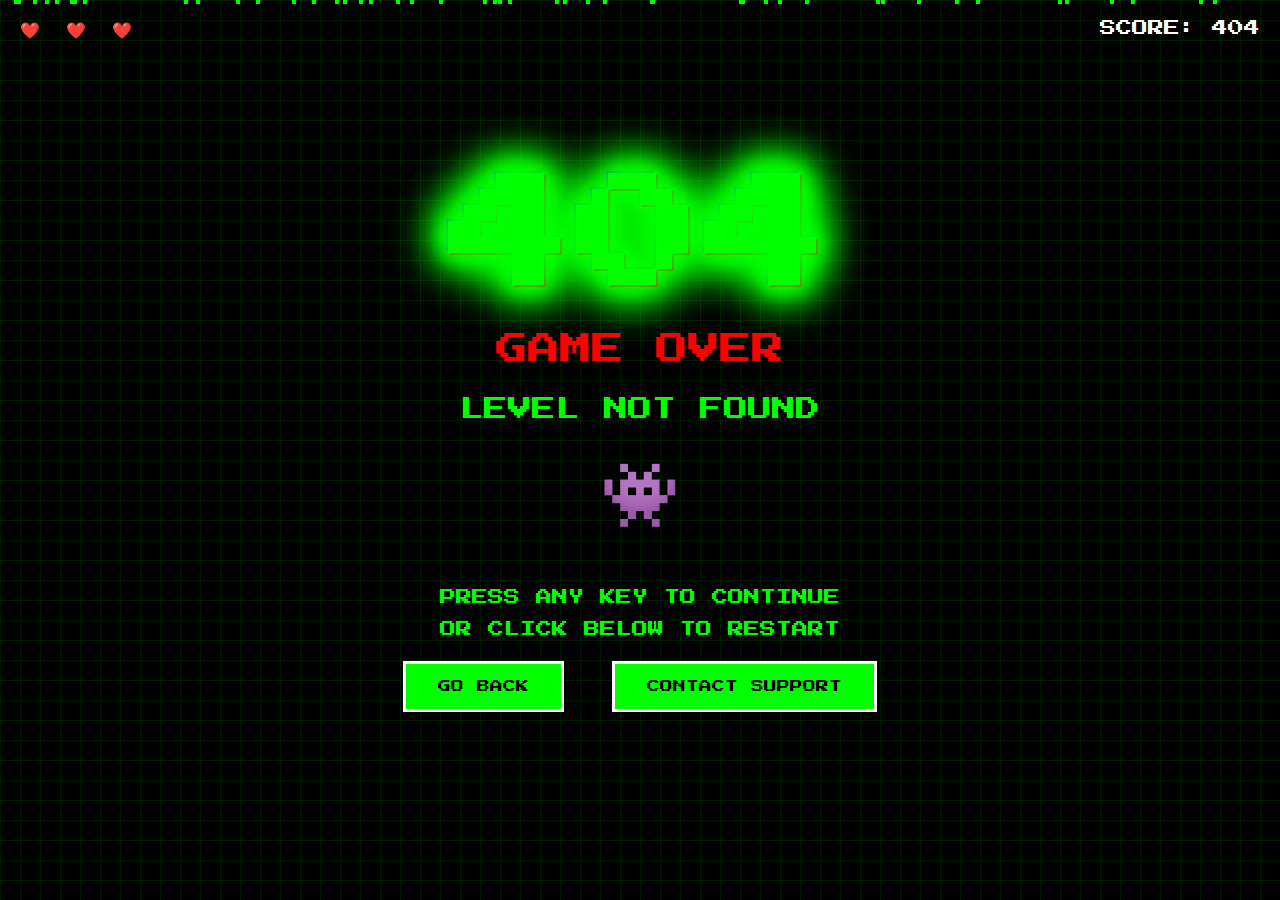
<file: 404-1.html>
<!DOCTYPE html>
<html lang="en">
<head>
    <meta charset="UTF-8">
    <meta name="viewport" content="width=device-width, initial-scale=1.0">
    <title>404 - Game Over - Aleksandra Dorofeeva</title>
    <link href="https://fonts.googleapis.com/css2?family=Press+Start+2P&display=swap" rel="stylesheet">
    <style>
        * {
            margin: 0;
            padding: 0;
            box-sizing: border-box;
        }

        body {
            background: #000;
            color: #00ff00;
            font-family: 'Press Start 2P', monospace;
            overflow: hidden;
            height: 100vh;
            display: flex;
            align-items: center;
            justify-content: center;
            position: relative;
        }

        .game-container {
            text-align: center;
            position: relative;
            z-index: 10;
        }

        .error-code {
            font-size: 8rem;
            margin-bottom: 2rem;
            text-shadow: 
                0 0 20px #00ff00,
                0 0 40px #00ff00,
                0 0 60px #00ff00;
            animation: glitch 2s infinite;
            position: relative;
            display: inline-block;
        }

        .error-code::before {
            content: "404";
            position: absolute;
            top: 2px;
            left: 2px;
            color: #ff0000;
            z-index: -1;
            animation: glitch 2s infinite reverse;
        }

        .error-code::after {
            content: "404";
            position: absolute;
            top: -2px;
            left: -2px;
            color: #0000ff;
            z-index: -2;
            animation: glitch 2s infinite 0.5s;
        }

        .error-message {
            font-size: 1.5rem;
            margin-bottom: 1rem;
            animation: blink 1s infinite;
        }

        .game-over {
            font-size: 2rem;
            margin-bottom: 2rem;
            color: #ff0000;
            animation: shake 0.5s infinite;
        }

        .pixel-character {
            font-size: 4rem;
            margin: 2rem 0;
            animation: jump 2s infinite;
        }

        .controls {
            font-size: 1rem;
            margin-top: 3rem;
            line-height: 2;
        }

        .btn {
            display: inline-block;
            padding: 1rem 2rem;
            margin: 1rem;
            background: #00ff00;
            color: #000;
            text-decoration: none;
            border: 3px solid #fff;
            font-family: 'Press Start 2P', monospace;
            font-size: 0.8rem;
            cursor: pointer;
            transition: all 0.3s;
        }

        .btn:hover {
            background: #fff;
            color: #000;
            transform: scale(1.1);
        }

        .pixel-grid {
            position: absolute;
            top: 0;
            left: 0;
            width: 100%;
            height: 100%;
            background-image: 
                linear-gradient(rgba(0,255,0,0.1) 1px, transparent 1px),
                linear-gradient(90deg, rgba(0,255,0,0.1) 1px, transparent 1px);
            background-size: 20px 20px;
            animation: gridMove 10s linear infinite;
        }

        .floating-pixels {
            position: absolute;
            width: 100%;
            height: 100%;
            pointer-events: none;
        }

        .pixel {
            position: absolute;
            width: 4px;
            height: 4px;
            background: #00ff00;
            animation: float 3s infinite;
        }

        @keyframes glitch {
            0%, 100% { 
                transform: translate(0);
                text-shadow: 
                    0 0 20px #00ff00,
                    0 0 40px #00ff00,
                    0 0 60px #00ff00;
            }
            10% { 
                transform: translate(-3px, 3px);
                text-shadow: 
                    0 0 20px #ff0000,
                    0 0 40px #ff0000,
                    0 0 60px #ff0000;
            }
            20% { 
                transform: translate(-2px, -2px);
                text-shadow: 
                    0 0 20px #0000ff,
                    0 0 40px #0000ff,
                    0 0 60px #0000ff;
            }
            30% { 
                transform: translate(3px, 3px);
                text-shadow: 
                    0 0 20px #ffff00,
                    0 0 40px #ffff00,
                    0 0 60px #ffff00;
            }
            40% { 
                transform: translate(2px, -2px);
                text-shadow: 
                    0 0 20px #ff00ff,
                    0 0 40px #ff00ff,
                    0 0 60px #ff00ff;
            }
            50% { 
                transform: translate(-1px, 1px);
                text-shadow: 
                    0 0 20px #00ffff,
                    0 0 40px #00ffff,
                    0 0 60px #00ffff;
            }
            60% { 
                transform: translate(1px, -1px);
                text-shadow: 
                    0 0 20px #ff8800,
                    0 0 40px #ff8800,
                    0 0 60px #ff8800;
            }
            70% { 
                transform: translate(-3px, -3px);
                text-shadow: 
                    0 0 20px #8800ff,
                    0 0 40px #8800ff,
                    0 0 60px #8800ff;
            }
            80% { 
                transform: translate(3px, 1px);
                text-shadow: 
                    0 0 20px #00ff88,
                    0 0 40px #00ff88,
                    0 0 60px #00ff88;
            }
            90% { 
                transform: translate(-1px, -3px);
                text-shadow: 
                    0 0 20px #ff0088,
                    0 0 40px #ff0088,
                    0 0 60px #ff0088;
            }
        }

        @keyframes blink {
            0%, 50% { opacity: 1; }
            51%, 100% { opacity: 0; }
        }

        @keyframes shake {
            0%, 100% { transform: translateX(0); }
            25% { transform: translateX(-5px); }
            75% { transform: translateX(5px); }
        }

        @keyframes jump {
            0%, 100% { transform: translateY(0); }
            50% { transform: translateY(-20px); }
        }

        @keyframes gridMove {
            0% { transform: translate(0, 0); }
            100% { transform: translate(20px, 20px); }
        }

        @keyframes float {
            0%, 100% { transform: translateY(0) rotate(0deg); opacity: 0; }
            50% { transform: translateY(-100px) rotate(180deg); opacity: 1; }
        }

        .score {
            position: absolute;
            top: 20px;
            right: 20px;
            font-size: 1rem;
            color: #fff;
        }

        .lives {
            position: absolute;
            top: 20px;
            left: 20px;
            font-size: 1rem;
        }

        .life {
            display: inline-block;
            margin-right: 10px;
            animation: pulse 1s infinite;
        }

        @keyframes pulse {
            0%, 100% { transform: scale(1); }
            50% { transform: scale(1.2); }
        }
    </style>
</head>
<body>
    <div class="pixel-grid"></div>
    <div class="floating-pixels" id="pixels"></div>
    
    <div class="score">SCORE: 404</div>
    <div class="lives">
        <span class="life">❤️</span>
        <span class="life">❤️</span>
        <span class="life">❤️</span>
    </div>

    <div class="game-container">
        <div class="error-code">404</div>
        <div class="game-over">GAME OVER</div>
        <div class="error-message">LEVEL NOT FOUND</div>
        <div class="pixel-character">👾</div>
        <div class="controls">
            <p>PRESS ANY KEY TO CONTINUE</p>
            <p>OR CLICK BELOW TO RESTART</p>
        </div>
        <a href="javascript:history.back()" class="btn">GO BACK</a>
        <a href="contact.html" class="btn">CONTACT SUPPORT</a>
    </div>

    <script>
        // Create floating pixels
        function createPixels() {
            const pixelsContainer = document.getElementById('pixels');
            for (let i = 0; i < 50; i++) {
                const pixel = document.createElement('div');
                pixel.className = 'pixel';
                pixel.style.left = Math.random() * 100 + '%';
                pixel.style.animationDelay = Math.random() * 3 + 's';
                pixel.style.animationDuration = (Math.random() * 2 + 2) + 's';
                pixelsContainer.appendChild(pixel);
            }
        }

        // Glitch effect on key press
        document.addEventListener('keydown', function() {
            document.body.style.filter = 'hue-rotate(180deg)';
            setTimeout(() => {
                document.body.style.filter = 'none';
            }, 200);
        });

        // Initialize
        createPixels();

        // Add some interactive elements
        document.addEventListener('click', function(e) {
            if (e.target.tagName !== 'A') {
                const ripple = document.createElement('div');
                ripple.style.position = 'absolute';
                ripple.style.left = e.clientX + 'px';
                ripple.style.top = e.clientY + 'px';
                ripple.style.width = '20px';
                ripple.style.height = '20px';
                ripple.style.background = '#00ff00';
                ripple.style.borderRadius = '50%';
                ripple.style.pointerEvents = 'none';
                ripple.style.animation = 'ripple 1s linear';
                document.body.appendChild(ripple);
                
                setTimeout(() => {
                    ripple.remove();
                }, 1000);
            }
        });

        // Add ripple animation
        const style = document.createElement('style');
        style.textContent = `
            @keyframes ripple {
                0% { transform: scale(0); opacity: 1; }
                100% { transform: scale(20); opacity: 0; }
            }
        `;
        document.head.appendChild(style);
    </script>
</body>
</html>
</file>
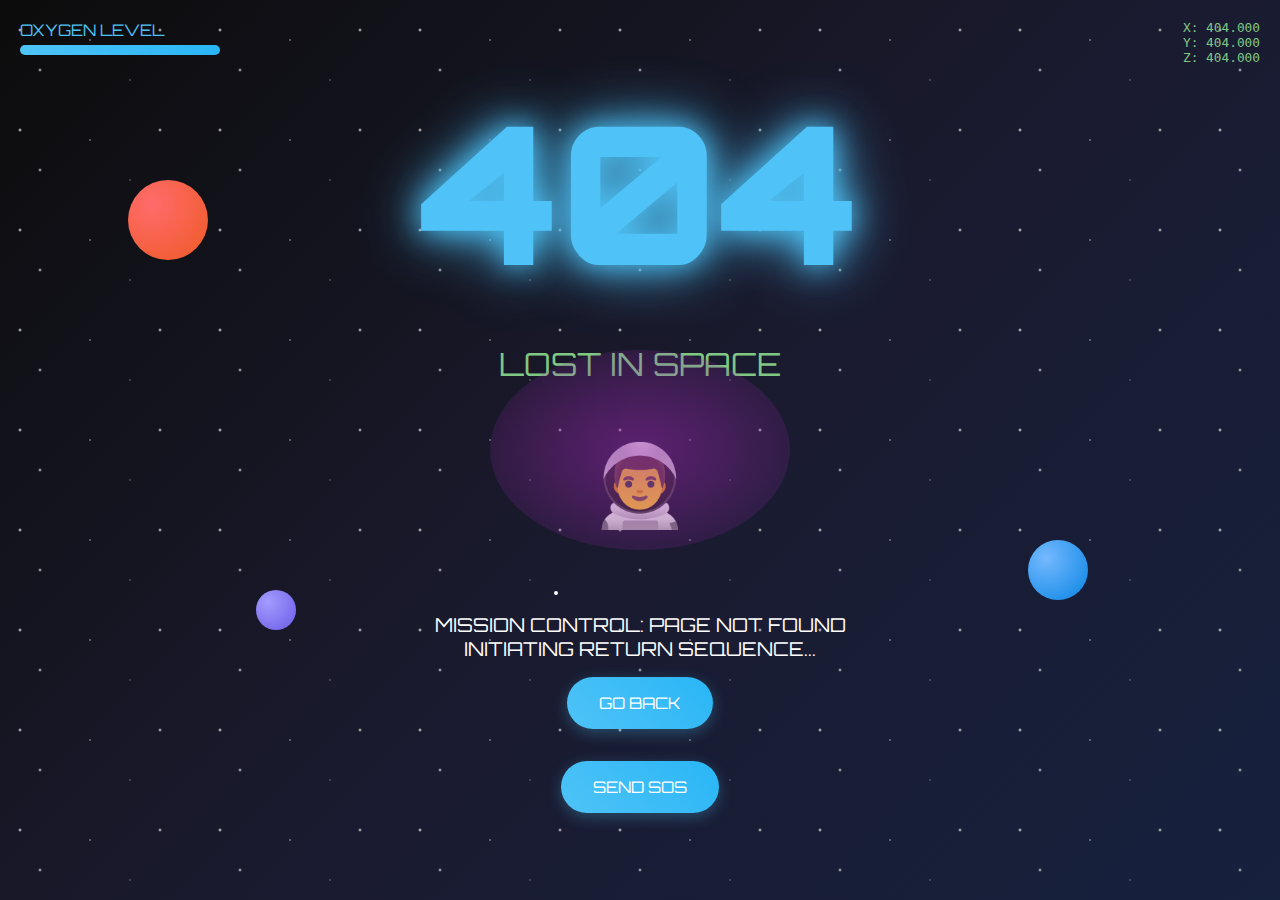
<file: 404-2.html>
<!DOCTYPE html>
<html lang="en">
<head>
    <meta charset="UTF-8">
    <meta name="viewport" content="width=device-width, initial-scale=1.0">
    <title>404 - Lost in Space - Aleksandra Dorofeeva</title>
    <link href="https://fonts.googleapis.com/css2?family=Orbitron:wght@400;700;900&display=swap" rel="stylesheet">
    <style>
        * {
            margin: 0;
            padding: 0;
            box-sizing: border-box;
        }

        body {
            background: linear-gradient(135deg, #0c0c0c 0%, #1a1a2e 50%, #16213e 100%);
            color: #fff;
            font-family: 'Orbitron', monospace;
            overflow: hidden;
            height: 100vh;
            position: relative;
        }

        .space-container {
            position: relative;
            width: 100%;
            height: 100vh;
            display: flex;
            align-items: center;
            justify-content: center;
            flex-direction: column;
        }

        .stars {
            position: absolute;
            width: 100%;
            height: 100%;
            background-image: 
                radial-gradient(2px 2px at 20px 30px, #eee, transparent),
                radial-gradient(2px 2px at 40px 70px, rgba(255,255,255,0.8), transparent),
                radial-gradient(1px 1px at 90px 40px, #fff, transparent),
                radial-gradient(1px 1px at 130px 80px, rgba(255,255,255,0.6), transparent),
                radial-gradient(2px 2px at 160px 30px, #ddd, transparent);
            background-repeat: repeat;
            background-size: 200px 100px;
            animation: twinkle 4s ease-in-out infinite;
        }

        .error-code {
            font-size: 12rem;
            font-weight: 900;
            color: #4fc3f7;
            text-shadow: 0 0 30px #4fc3f7, 0 0 60px #4fc3f7;
            margin-bottom: 2rem;
            animation: float 6s ease-in-out infinite;
            z-index: 10;
            position: relative;
        }

        .error-message {
            font-size: 2rem;
            margin-bottom: 1rem;
            color: #81c784;
            animation: pulse 2s ease-in-out infinite;
        }

        .astronaut {
            font-size: 5rem;
            margin: 2rem 0;
            animation: rotate 20s linear infinite;
        }

        .planet {
            position: absolute;
            border-radius: 50%;
            background: radial-gradient(circle at 30% 30%, #ff6b6b, #ee5a24);
            animation: orbit 15s linear infinite;
        }

        .planet:nth-child(1) {
            width: 80px;
            height: 80px;
            top: 20%;
            left: 10%;
            animation-duration: 20s;
        }

        .planet:nth-child(2) {
            width: 60px;
            height: 60px;
            top: 60%;
            right: 15%;
            background: radial-gradient(circle at 30% 30%, #74b9ff, #0984e3);
            animation-duration: 25s;
            animation-direction: reverse;
        }

        .planet:nth-child(3) {
            width: 40px;
            height: 40px;
            bottom: 30%;
            left: 20%;
            background: radial-gradient(circle at 30% 30%, #a29bfe, #6c5ce7);
            animation-duration: 18s;
        }

        .meteor {
            position: absolute;
            width: 4px;
            height: 4px;
            background: #fff;
            border-radius: 50%;
            animation: meteor 3s linear infinite;
        }

        .controls {
            font-size: 1.2rem;
            margin-top: 3rem;
            text-align: center;
            z-index: 10;
            position: relative;
        }

        .btn {
            display: inline-block;
            padding: 1rem 2rem;
            margin: 1rem;
            background: linear-gradient(45deg, #4fc3f7, #29b6f6);
            color: #fff;
            text-decoration: none;
            border: none;
            border-radius: 50px;
            font-family: 'Orbitron', monospace;
            font-size: 1rem;
            cursor: pointer;
            transition: all 0.3s;
            box-shadow: 0 4px 15px rgba(79, 195, 247, 0.3);
        }

        .btn:hover {
            transform: translateY(-3px);
            box-shadow: 0 8px 25px rgba(79, 195, 247, 0.5);
        }

        .oxygen-level {
            position: absolute;
            top: 20px;
            left: 20px;
            font-size: 1rem;
            color: #4fc3f7;
        }

        .oxygen-bar {
            width: 200px;
            height: 10px;
            background: rgba(255,255,255,0.2);
            border-radius: 5px;
            overflow: hidden;
            margin-top: 5px;
        }

        .oxygen-fill {
            height: 100%;
            background: linear-gradient(90deg, #4fc3f7, #29b6f6);
            animation: oxygen 10s linear infinite;
        }

        .coordinates {
            position: absolute;
            top: 20px;
            right: 20px;
            font-size: 0.8rem;
            color: #81c784;
            font-family: monospace;
        }

        @keyframes twinkle {
            0%, 100% { opacity: 0.8; }
            50% { opacity: 1; }
        }

        @keyframes float {
            0%, 100% { transform: translateY(0px); }
            50% { transform: translateY(-20px); }
        }

        @keyframes pulse {
            0%, 100% { opacity: 1; }
            50% { opacity: 0.7; }
        }

        @keyframes rotate {
            0% { transform: rotate(0deg); }
            100% { transform: rotate(360deg); }
        }

        @keyframes orbit {
            0% { transform: rotate(0deg) translateX(100px) rotate(0deg); }
            100% { transform: rotate(360deg) translateX(100px) rotate(-360deg); }
        }

        @keyframes meteor {
            0% { 
                transform: translateX(-100px) translateY(-100px) rotate(45deg);
                opacity: 1;
            }
            100% { 
                transform: translateX(calc(100vw + 100px)) translateY(calc(100vh + 100px)) rotate(45deg);
                opacity: 0;
            }
        }

        @keyframes oxygen {
            0% { width: 100%; }
            100% { width: 0%; }
        }

        .nebula {
            position: absolute;
            width: 300px;
            height: 200px;
            background: radial-gradient(ellipse, rgba(156, 39, 176, 0.3), transparent);
            border-radius: 50%;
            animation: nebula 8s ease-in-out infinite;
        }

        .nebula:nth-child(1) {
            top: 10%;
            right: 10%;
            animation-delay: 0s;
        }

        .nebula:nth-child(2) {
            bottom: 20%;
            left: 5%;
            animation-delay: 4s;
        }

        @keyframes nebula {
            0%, 100% { transform: scale(1) rotate(0deg); opacity: 0.3; }
            50% { transform: scale(1.2) rotate(180deg); opacity: 0.6; }
        }
    </style>
</head>
<body>
    <div class="stars"></div>
    
    <div class="oxygen-level">
        <div>OXYGEN LEVEL</div>
        <div class="oxygen-bar">
            <div class="oxygen-fill"></div>
        </div>
    </div>

    <div class="coordinates">
        <div>X: 404.000</div>
        <div>Y: 404.000</div>
        <div>Z: 404.000</div>
    </div>

    <div class="space-container">
        <div class="planet"></div>
        <div class="planet"></div>
        <div class="planet"></div>
        
        <div class="nebula"></div>
        <div class="nebula"></div>

        <div class="error-code">404</div>
        <div class="error-message">LOST IN SPACE</div>
        <div class="astronaut">👨‍🚀</div>
        <div class="controls">
            <p>MISSION CONTROL: PAGE NOT FOUND</p>
            <p>INITIATING RETURN SEQUENCE...</p>
        </div>
        <a href="javascript:history.back()" class="btn">GO BACK</a>
        <a href="contact.html" class="btn">SEND SOS</a>
    </div>

    <script>
        // Create meteors
        function createMeteors() {
            for (let i = 0; i < 10; i++) {
                setTimeout(() => {
                    const meteor = document.createElement('div');
                    meteor.className = 'meteor';
                    meteor.style.top = Math.random() * window.innerHeight + 'px';
                    meteor.style.left = Math.random() * window.innerWidth + 'px';
                    meteor.style.animationDelay = Math.random() * 3 + 's';
                    document.body.appendChild(meteor);
                    
                    setTimeout(() => {
                        meteor.remove();
                    }, 3000);
                }, i * 1000);
            }
        }

        // Update coordinates
        function updateCoordinates() {
            const coords = document.querySelector('.coordinates');
            const x = Math.floor(Math.random() * 1000);
            const y = Math.floor(Math.random() * 1000);
            const z = Math.floor(Math.random() * 1000);
            
            coords.innerHTML = `
                <div>X: ${x}.${Math.floor(Math.random() * 999)}</div>
                <div>Y: ${y}.${Math.floor(Math.random() * 999)}</div>
                <div>Z: ${z}.${Math.floor(Math.random() * 999)}</div>
            `;
        }

        // Mouse trail effect
        document.addEventListener('mousemove', function(e) {
            const trail = document.createElement('div');
            trail.style.position = 'absolute';
            trail.style.left = e.clientX + 'px';
            trail.style.top = e.clientY + 'px';
            trail.style.width = '2px';
            trail.style.height = '2px';
            trail.style.background = '#4fc3f7';
            trail.style.borderRadius = '50%';
            trail.style.pointerEvents = 'none';
            trail.style.animation = 'trail 1s linear';
            document.body.appendChild(trail);
            
            setTimeout(() => {
                trail.remove();
            }, 1000);
        });

        // Add trail animation
        const style = document.createElement('style');
        style.textContent = `
            @keyframes trail {
                0% { transform: scale(1); opacity: 1; }
                100% { transform: scale(0); opacity: 0; }
            }
        `;
        document.head.appendChild(style);

        // Initialize
        createMeteors();
        setInterval(updateCoordinates, 2000);
        setInterval(createMeteors, 10000);
    </script>
</body>
</html>
</file>
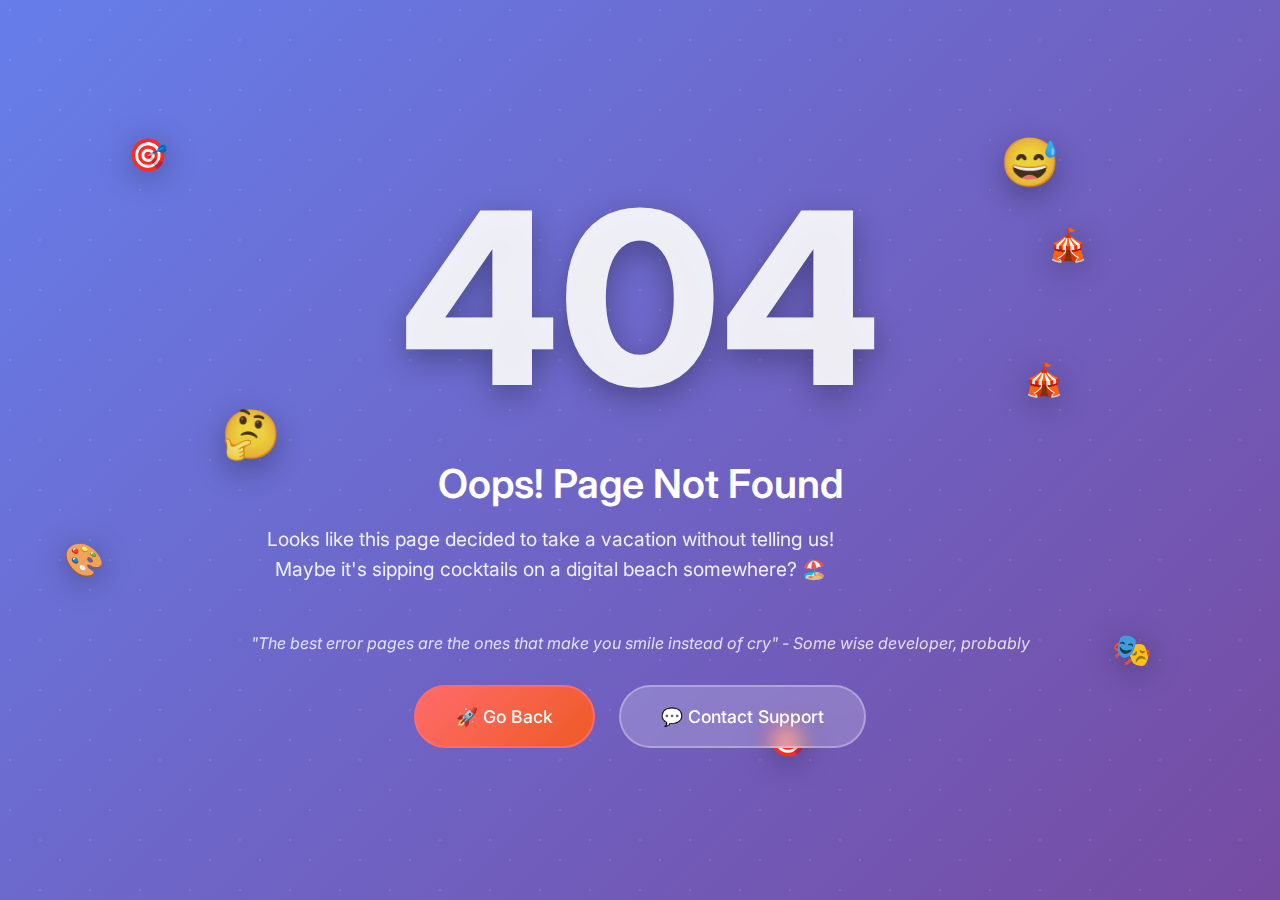
<file: 404-3.html>
<!DOCTYPE html>
<html lang="en">
<head>
    <meta charset="UTF-8">
    <meta name="viewport" content="width=device-width, initial-scale=1.0">
    <title>404 - Oops! - Aleksandra Dorofeeva</title>
    <link href="https://fonts.googleapis.com/css2?family=Inter:wght@300;400;500;600;700;800&display=swap" rel="stylesheet">
    <style>
        * {
            margin: 0;
            padding: 0;
            box-sizing: border-box;
        }

        body {
            background: linear-gradient(135deg, #667eea 0%, #764ba2 100%);
            color: white;
            font-family: 'Inter', sans-serif;
            overflow: hidden;
            height: 100vh;
            position: relative;
        }

        .container {
            position: relative;
            width: 100%;
            height: 100vh;
            display: flex;
            align-items: center;
            justify-content: center;
            flex-direction: column;
        }

        .error-container {
            text-align: center;
            z-index: 10;
            position: relative;
        }

        .error-number {
            font-size: 15rem;
            font-weight: 800;
            color: rgba(255, 255, 255, 0.9);
            margin-bottom: 1rem;
            position: relative;
            animation: bounce 2s ease-in-out infinite;
            text-shadow: 0 10px 30px rgba(0, 0, 0, 0.3);
        }

        .error-number::before {
            content: "😅";
            position: absolute;
            top: -20px;
            right: -30px;
            font-size: 3rem;
            animation: wiggle 3s ease-in-out infinite;
        }

        .error-number::after {
            content: "🤔";
            position: absolute;
            bottom: -20px;
            left: -30px;
            font-size: 3rem;
            animation: wiggle 3s ease-in-out infinite 1.5s;
        }

        .error-message {
            font-size: 2.5rem;
            font-weight: 600;
            margin-bottom: 1rem;
            animation: slideInUp 1s ease-out 0.3s both;
        }

        .error-description {
            font-size: 1.2rem;
            margin-bottom: 3rem;
            max-width: 600px;
            line-height: 1.6;
            opacity: 0.9;
            animation: slideInUp 1s ease-out 0.5s both;
        }

        .funny-quote {
            font-size: 1rem;
            font-style: italic;
            margin-bottom: 2rem;
            opacity: 0.8;
            animation: slideInUp 1s ease-out 0.7s both;
        }

        .controls {
            display: flex;
            gap: 1.5rem;
            justify-content: center;
            animation: slideInUp 1s ease-out 0.9s both;
        }

        .btn {
            display: inline-block;
            padding: 1.2rem 2.5rem;
            background: rgba(255, 255, 255, 0.2);
            color: white;
            text-decoration: none;
            border: 2px solid rgba(255, 255, 255, 0.3);
            border-radius: 50px;
            font-family: 'Inter', sans-serif;
            font-size: 1.1rem;
            font-weight: 500;
            cursor: pointer;
            transition: all 0.3s ease;
            backdrop-filter: blur(10px);
            position: relative;
            overflow: hidden;
        }

        .btn::before {
            content: '';
            position: absolute;
            top: 0;
            left: -100%;
            width: 100%;
            height: 100%;
            background: linear-gradient(90deg, transparent, rgba(255, 255, 255, 0.2), transparent);
            transition: left 0.5s;
        }

        .btn:hover::before {
            left: 100%;
        }

        .btn:hover {
            transform: translateY(-3px) scale(1.05);
            background: rgba(255, 255, 255, 0.3);
            box-shadow: 0 10px 30px rgba(0, 0, 0, 0.3);
        }

        .btn.primary {
            background: linear-gradient(135deg, #ff6b6b, #ee5a24);
            border-color: #ff6b6b;
        }

        .btn.primary:hover {
            background: linear-gradient(135deg, #ee5a24, #ff6b6b);
        }

        /* Floating Elements */
        .floating-elements {
            position: absolute;
            width: 100%;
            height: 100%;
            pointer-events: none;
        }

        .floating-emoji {
            position: absolute;
            font-size: 2rem;
            animation: float 6s ease-in-out infinite;
            filter: drop-shadow(0 5px 15px rgba(0, 0, 0, 0.3));
        }

        .floating-emoji:nth-child(1) {
            top: 15%;
            left: 10%;
            animation-delay: 0s;
        }

        .floating-emoji:nth-child(2) {
            top: 25%;
            right: 15%;
            animation-delay: 2s;
        }

        .floating-emoji:nth-child(3) {
            top: 60%;
            left: 5%;
            animation-delay: 4s;
        }

        .floating-emoji:nth-child(4) {
            top: 70%;
            right: 10%;
            animation-delay: 1s;
        }

        .floating-emoji:nth-child(5) {
            top: 40%;
            left: 80%;
            animation-delay: 3s;
        }

        .floating-emoji:nth-child(6) {
            top: 80%;
            left: 60%;
            animation-delay: 5s;
        }

        /* Background Pattern */
        .bg-pattern {
            position: absolute;
            top: 0;
            left: 0;
            width: 100%;
            height: 100%;
            opacity: 0.1;
            background-image: 
                radial-gradient(circle at 20% 20%, #fff 1px, transparent 1px),
                radial-gradient(circle at 80% 80%, #fff 1px, transparent 1px);
            background-size: 50px 50px;
            animation: patternMove 20s linear infinite;
        }

        /* Animations */
        @keyframes bounce {
            0%, 100% { 
                transform: translateY(0px);
            }
            50% { 
                transform: translateY(-20px);
            }
        }

        @keyframes wiggle {
            0%, 100% { 
                transform: rotate(0deg);
            }
            25% { 
                transform: rotate(-10deg);
            }
            75% { 
                transform: rotate(10deg);
            }
        }

        @keyframes slideInUp {
            from {
                opacity: 0;
                transform: translateY(50px);
            }
            to {
                opacity: 1;
                transform: translateY(0);
            }
        }

        @keyframes float {
            0%, 100% { 
                transform: translateY(0px) rotate(0deg);
            }
            50% { 
                transform: translateY(-30px) rotate(5deg);
            }
        }

        @keyframes patternMove {
            0% {
                transform: translate(0, 0);
            }
            100% {
                transform: translate(50px, 50px);
            }
        }

        /* Responsive */
        @media (max-width: 768px) {
            .error-number {
                font-size: 10rem;
            }
            
            .error-number::before,
            .error-number::after {
                font-size: 2rem;
            }
            
            .error-message {
                font-size: 2rem;
            }
            
            .error-description {
                font-size: 1rem;
                padding: 0 2rem;
            }
            
            .controls {
                flex-direction: column;
                align-items: center;
            }
            
            .btn {
                width: 250px;
            }
        }
    </style>
</head>
<body>
    <div class="bg-pattern"></div>
    <div class="floating-elements">
        <div class="floating-emoji">🎯</div>
        <div class="floating-emoji">🎪</div>
        <div class="floating-emoji">🎨</div>
        <div class="floating-emoji">🎭</div>
        <div class="floating-emoji">🎪</div>
        <div class="floating-emoji">🎯</div>
    </div>

    <div class="container">
        <div class="error-container">
            <div class="error-number">404</div>
            <div class="error-message">Oops! Page Not Found</div>
            <div class="error-description">
                Looks like this page decided to take a vacation without telling us! 
                Maybe it's sipping cocktails on a digital beach somewhere? 🏖️
            </div>
            <div class="funny-quote">
                "The best error pages are the ones that make you smile instead of cry" 
                - Some wise developer, probably
            </div>
            <div class="controls">
                <a href="javascript:history.back()" class="btn primary">🚀 Go Back</a>
                <a href="contact.html" class="btn">💬 Contact Support</a>
            </div>
        </div>
    </div>

    <script>
        // Add click ripple effect
        document.addEventListener('click', function(e) {
            const ripple = document.createElement('div');
            ripple.style.position = 'absolute';
            ripple.style.width = '20px';
            ripple.style.height = '20px';
            ripple.style.background = 'rgba(255, 255, 255, 0.4)';
            ripple.style.borderRadius = '50%';
            ripple.style.pointerEvents = 'none';
            ripple.style.left = e.clientX - 10 + 'px';
            ripple.style.top = e.clientY - 10 + 'px';
            ripple.style.animation = 'ripple 0.6s linear';
            
            document.body.appendChild(ripple);
            
            setTimeout(() => {
                ripple.remove();
            }, 600);
        });

        // Add ripple animation
        const style = document.createElement('style');
        style.textContent = `
            @keyframes ripple {
                to {
                    transform: scale(4);
                    opacity: 0;
                }
            }
        `;
        document.head.appendChild(style);

        // Add random emoji changes
        const emojis = ['🎯', '🎪', '🎨', '🎭', '🎪', '🎯', '🎪', '🎨', '🎭', '🎪'];
        const floatingElements = document.querySelectorAll('.floating-emoji');
        
        setInterval(() => {
            floatingElements.forEach(element => {
                if (Math.random() > 0.7) {
                    element.textContent = emojis[Math.floor(Math.random() * emojis.length)];
                }
            });
        }, 3000);
    </script>
</body>
</html>
</file>
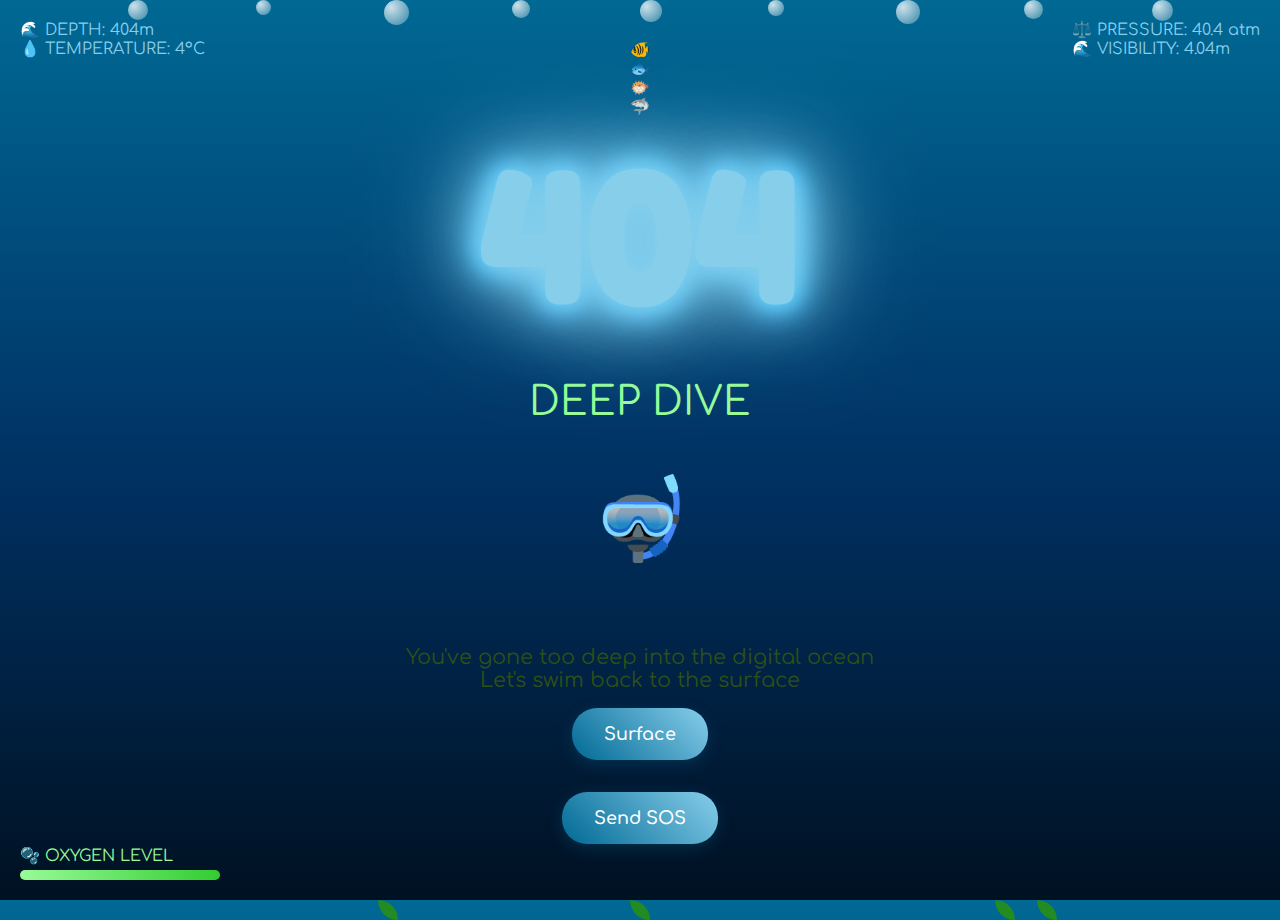
<file: 404-4.html>
<!DOCTYPE html>
<html lang="en">
<head>
    <meta charset="UTF-8">
    <meta name="viewport" content="width=device-width, initial-scale=1.0">
    <title>404 - Deep Dive - Aleksandra Dorofeeva</title>
    <link href="https://fonts.googleapis.com/css2?family=Fredoka+One&family=Comfortaa:wght@300;400;500;600;700&display=swap" rel="stylesheet">
    <style>
        * {
            margin: 0;
            padding: 0;
            box-sizing: border-box;
        }

        body {
            background: linear-gradient(180deg, #006994 0%, #003366 50%, #001122 100%);
            color: #fff;
            font-family: 'Comfortaa', cursive;
            overflow: hidden;
            height: 100vh;
            position: relative;
        }

        .ocean-container {
            position: relative;
            width: 100%;
            height: 100vh;
            display: flex;
            align-items: center;
            justify-content: center;
            flex-direction: column;
        }

        .bubbles {
            position: absolute;
            width: 100%;
            height: 100%;
            pointer-events: none;
        }

        .bubble {
            position: absolute;
            background: radial-gradient(circle at 30% 30%, rgba(255,255,255,0.8), rgba(255,255,255,0.2));
            border-radius: 50%;
            animation: rise 4s linear infinite;
        }

        .bubble:nth-child(1) { width: 20px; height: 20px; left: 10%; animation-delay: 0s; }
        .bubble:nth-child(2) { width: 15px; height: 15px; left: 20%; animation-delay: 1s; }
        .bubble:nth-child(3) { width: 25px; height: 25px; left: 30%; animation-delay: 2s; }
        .bubble:nth-child(4) { width: 18px; height: 18px; left: 40%; animation-delay: 3s; }
        .bubble:nth-child(5) { width: 22px; height: 22px; left: 50%; animation-delay: 0.5s; }
        .bubble:nth-child(6) { width: 16px; height: 16px; left: 60%; animation-delay: 1.5s; }
        .bubble:nth-child(7) { width: 24px; height: 24px; left: 70%; animation-delay: 2.5s; }
        .bubble:nth-child(8) { width: 19px; height: 19px; left: 80%; animation-delay: 3.5s; }
        .bubble:nth-child(9) { width: 21px; height: 21px; left: 90%; animation-delay: 1.8s; }

        .tree {
            position: absolute;
            bottom: 100px;
            width: 0;
            height: 0;
            border-left: 50px solid transparent;
            border-right: 50px solid transparent;
            border-bottom: 200px solid #228B22;
            animation: sway 4s ease-in-out infinite;
        }

        .tree:nth-child(1) {
            left: 10%;
            animation-delay: 0s;
        }

        .tree:nth-child(2) {
            left: 30%;
            animation-delay: 1s;
        }

        .tree:nth-child(3) {
            left: 50%;
            animation-delay: 2s;
        }

        .tree:nth-child(4) {
            left: 70%;
            animation-delay: 3s;
        }

        .tree:nth-child(5) {
            left: 90%;
            animation-delay: 0.5s;
        }

        .tree-trunk {
            position: absolute;
            bottom: 0;
            left: -10px;
            width: 20px;
            height: 60px;
            background: #8B4513;
        }

        .cloud {
            position: absolute;
            background: white;
            border-radius: 50px;
            opacity: 0.8;
            animation: float 8s ease-in-out infinite;
        }

        .cloud:before,
        .cloud:after {
            content: '';
            position: absolute;
            background: white;
            border-radius: 50px;
        }

        .cloud:before {
            width: 50px;
            height: 50px;
            top: -20px;
            left: 10px;
        }

        .cloud:after {
            width: 30px;
            height: 30px;
            top: -10px;
            right: 20px;
        }

        .cloud:nth-child(1) {
            width: 100px;
            height: 40px;
            top: 20%;
            left: 10%;
            animation-delay: 0s;
        }

        .cloud:nth-child(2) {
            width: 80px;
            height: 30px;
            top: 30%;
            right: 20%;
            animation-delay: 4s;
        }

        .cloud:nth-child(3) {
            width: 60px;
            height: 25px;
            top: 15%;
            left: 60%;
            animation-delay: 2s;
        }

        .error-code {
            font-size: 12rem;
            font-weight: 700;
            color: #87CEEB;
            text-shadow: 
                0 0 30px #87CEEB, 
                0 0 60px #87CEEB,
                0 0 90px #87CEEB,
                0 0 120px #87CEEB;
            margin-bottom: 2rem;
            animation: underwaterFloat 8s ease-in-out infinite;
            z-index: 10;
            position: relative;
            font-family: 'Fredoka One', cursive;
            filter: blur(0.5px);
        }

        .error-code::before {
            content: "404";
            position: absolute;
            top: 0;
            left: 0;
            color: #00BFFF;
            text-shadow: 
                0 0 20px #00BFFF,
                0 0 40px #00BFFF;
            animation: underwaterFloat 8s ease-in-out infinite 0.5s;
            z-index: -1;
            filter: blur(1px);
        }

        .error-code::after {
            content: "404";
            position: absolute;
            top: 0;
            left: 0;
            color: #1E90FF;
            text-shadow: 
                0 0 15px #1E90FF,
                0 0 30px #1E90FF;
            animation: underwaterFloat 8s ease-in-out infinite 1s;
            z-index: -2;
            filter: blur(1.5px);
        }

        .error-message {
            font-size: 2.5rem;
            margin-bottom: 1rem;
            color: #98FB98;
            animation: pulse 2s ease-in-out infinite;
        }

        .diver {
            font-size: 5rem;
            margin: 2rem 0;
            animation: swim 4s ease-in-out infinite;
        }

        .leaf {
            position: absolute;
            width: 20px;
            height: 20px;
            background: #228B22;
            border-radius: 0 100% 0 100%;
            animation: fall 4s linear infinite;
        }

        .controls {
            font-size: 1.3rem;
            margin-top: 3rem;
            text-align: center;
            z-index: 10;
            position: relative;
            color: #2d5016;
        }

        .btn {
            display: inline-block;
            padding: 1rem 2rem;
            margin: 1rem;
            background: linear-gradient(45deg, #006994, #87CEEB);
            color: white;
            text-decoration: none;
            border: none;
            border-radius: 25px;
            font-family: 'Comfortaa', cursive;
            font-size: 1.1rem;
            font-weight: 600;
            cursor: pointer;
            transition: all 0.3s;
            box-shadow: 0 4px 15px rgba(0, 105, 148, 0.3);
        }

        .btn:hover {
            transform: translateY(-3px);
            box-shadow: 0 8px 25px rgba(0, 105, 148, 0.5);
        }

        .depth-meter {
            position: absolute;
            top: 20px;
            left: 20px;
            font-size: 1rem;
            color: #87CEEB;
        }

        .pressure {
            position: absolute;
            top: 20px;
            right: 20px;
            font-size: 1rem;
            color: #87CEEB;
        }

        .oxygen-tank {
            position: absolute;
            bottom: 20px;
            left: 20px;
            font-size: 1rem;
            color: #98FB98;
        }

        .oxygen-bar {
            width: 200px;
            height: 10px;
            background: rgba(255,255,255,0.2);
            border-radius: 5px;
            overflow: hidden;
            margin-top: 5px;
        }

        .oxygen-fill {
            height: 100%;
            background: linear-gradient(90deg, #98FB98, #32CD32);
            animation: oxygen 15s linear infinite;
        }

        @keyframes rise {
            0% { 
                transform: translateY(100vh) scale(0);
                opacity: 0;
            }
            50% { 
                opacity: 1;
            }
            100% { 
                transform: translateY(-100px) scale(1);
                opacity: 0;
            }
        }

        @keyframes swim {
            0%, 100% { transform: translateX(0px) translateY(0px); }
            25% { transform: translateX(20px) translateY(-10px); }
            50% { transform: translateX(0px) translateY(-20px); }
            75% { transform: translateX(-20px) translateY(-10px); }
        }

        @keyframes oxygen {
            0% { width: 100%; }
            100% { width: 0%; }
        }

        @keyframes float {
            0%, 100% { transform: translateY(0px); }
            50% { transform: translateY(-20px); }
        }

        @keyframes underwaterFloat {
            0%, 100% { 
                transform: translateY(0px) translateX(0px) rotate(0deg);
                filter: blur(0.5px);
            }
            25% { 
                transform: translateY(-15px) translateX(5px) rotate(1deg);
                filter: blur(0.8px);
            }
            50% { 
                transform: translateY(-25px) translateX(-3px) rotate(-1deg);
                filter: blur(1px);
            }
            75% { 
                transform: translateY(-10px) translateX(8px) rotate(0.5deg);
                filter: blur(0.6px);
            }
        }

        @keyframes bounce {
            0%, 100% { transform: translateY(0px); }
            50% { transform: translateY(-10px); }
        }

        @keyframes pulse {
            0%, 100% { opacity: 1; }
            50% { opacity: 0.7; }
        }

        @keyframes rotate {
            0% { transform: rotate(0deg); }
            100% { transform: rotate(360deg); }
        }

        @keyframes fall {
            0% { 
                transform: translateY(-100vh) rotate(0deg);
                opacity: 1;
            }
            100% { 
                transform: translateY(100vh) rotate(360deg);
                opacity: 0;
            }
        }

        @keyframes sunMove {
            0% { transform: translateX(0) translateY(0); }
            25% { transform: translateX(-20px) translateY(-20px); }
            50% { transform: translateX(0) translateY(-40px); }
            75% { transform: translateX(20px) translateY(-20px); }
            100% { transform: translateX(0) translateY(0); }
        }

        .butterfly {
            position: absolute;
            font-size: 1.5rem;
            animation: flutter 3s ease-in-out infinite;
        }

        .butterfly:nth-child(1) {
            top: 30%;
            left: 20%;
            animation-delay: 0s;
        }

        .butterfly:nth-child(2) {
            top: 40%;
            right: 30%;
            animation-delay: 1.5s;
        }

        @keyframes flutter {
            0%, 100% { transform: translateY(0px) rotate(0deg); }
            25% { transform: translateY(-10px) rotate(5deg); }
            50% { transform: translateY(-5px) rotate(-5deg); }
            75% { transform: translateY(-15px) rotate(3deg); }
        }

        .mushroom {
            position: absolute;
            bottom: 100px;
            width: 30px;
            height: 40px;
            background: #FF6B6B;
            border-radius: 50% 50% 0 0;
        }

        .mushroom:before {
            content: '';
            position: absolute;
            bottom: 0;
            left: 5px;
            width: 20px;
            height: 20px;
            background: #8B4513;
            border-radius: 0 0 50% 50%;
        }

        .mushroom:nth-child(1) {
            left: 15%;
        }

        .mushroom:nth-child(2) {
            left: 85%;
        }
    </style>
</head>
<body>
    <div class="bubbles">
        <div class="bubble"></div>
        <div class="bubble"></div>
        <div class="bubble"></div>
        <div class="bubble"></div>
        <div class="bubble"></div>
        <div class="bubble"></div>
        <div class="bubble"></div>
        <div class="bubble"></div>
        <div class="bubble"></div>
    </div>
    
    <div class="depth-meter">
        <div>🌊 DEPTH: 404m</div>
        <div>💧 TEMPERATURE: 4°C</div>
    </div>

    <div class="pressure">
        <div>⚖️ PRESSURE: 40.4 atm</div>
        <div>🌊 VISIBILITY: 4.04m</div>
    </div>

    <div class="oxygen-tank">
        <div>🫧 OXYGEN LEVEL</div>
        <div class="oxygen-bar">
            <div class="oxygen-fill"></div>
        </div>
    </div>

    <div class="ocean-container">
        <div class="fish">🐠</div>
        <div class="fish">🐟</div>
        <div class="fish">🐡</div>
        <div class="fish">🦈</div>

        <div class="error-code">404</div>
        <div class="error-message">DEEP DIVE</div>
        <div class="diver">🤿</div>
        <div class="controls">
            <p>You've gone too deep into the digital ocean</p>
            <p>Let's swim back to the surface</p>
        </div>
        <a href="javascript:history.back()" class="btn">Surface</a>
        <a href="contact.html" class="btn">Send SOS</a>
    </div>

    <script>
        // Create falling leaves
        function createLeaves() {
            for (let i = 0; i < 20; i++) {
                setTimeout(() => {
                    const leaf = document.createElement('div');
                    leaf.className = 'leaf';
                    leaf.style.left = Math.random() * window.innerWidth + 'px';
                    leaf.style.animationDelay = Math.random() * 4 + 's';
                    leaf.style.animationDuration = (Math.random() * 2 + 3) + 's';
                    document.body.appendChild(leaf);
                    
                    setTimeout(() => {
                        leaf.remove();
                    }, 5000);
                }, i * 200);
            }
        }

        // Update weather
        function updateWeather() {
            const weather = document.querySelector('.weather');
            const temp = document.querySelector('.temperature');
            const conditions = ['🌤️ Partly Cloudy', '☀️ Sunny', '🌦️ Light Rain', '🌤️ Partly Cloudy'];
            const temps = ['72°F', '75°F', '68°F', '70°F'];
            const humidities = ['65%', '70%', '80%', '68%'];
            
            const randomIndex = Math.floor(Math.random() * conditions.length);
            weather.innerHTML = `
                <div>${conditions[randomIndex]}</div>
                <div>Wind: ${Math.floor(Math.random() * 10 + 3)} mph</div>
            `;
            
            temp.innerHTML = `
                <div>🌡️ ${temps[randomIndex]}</div>
                <div>Humidity: ${humidities[randomIndex]}</div>
            `;
        }

        // Mouse interaction - create ripples
        document.addEventListener('click', function(e) {
            const ripple = document.createElement('div');
            ripple.style.position = 'absolute';
            ripple.style.left = e.clientX + 'px';
            ripple.style.top = e.clientY + 'px';
            ripple.style.width = '20px';
            ripple.style.height = '20px';
            ripple.style.background = 'rgba(34, 139, 34, 0.3)';
            ripple.style.borderRadius = '50%';
            ripple.style.pointerEvents = 'none';
            ripple.style.animation = 'ripple 1s linear';
            document.body.appendChild(ripple);
            
            setTimeout(() => {
                ripple.remove();
            }, 1000);
        });

        // Add ripple animation
        const style = document.createElement('style');
        style.textContent = `
            @keyframes ripple {
                0% { transform: scale(0); opacity: 1; }
                100% { transform: scale(20); opacity: 0; }
            }
        `;
        document.head.appendChild(style);

        // Initialize
        createLeaves();
        setInterval(createLeaves, 8000);
        setInterval(updateWeather, 5000);
    </script>
</body>
</html>
</file>
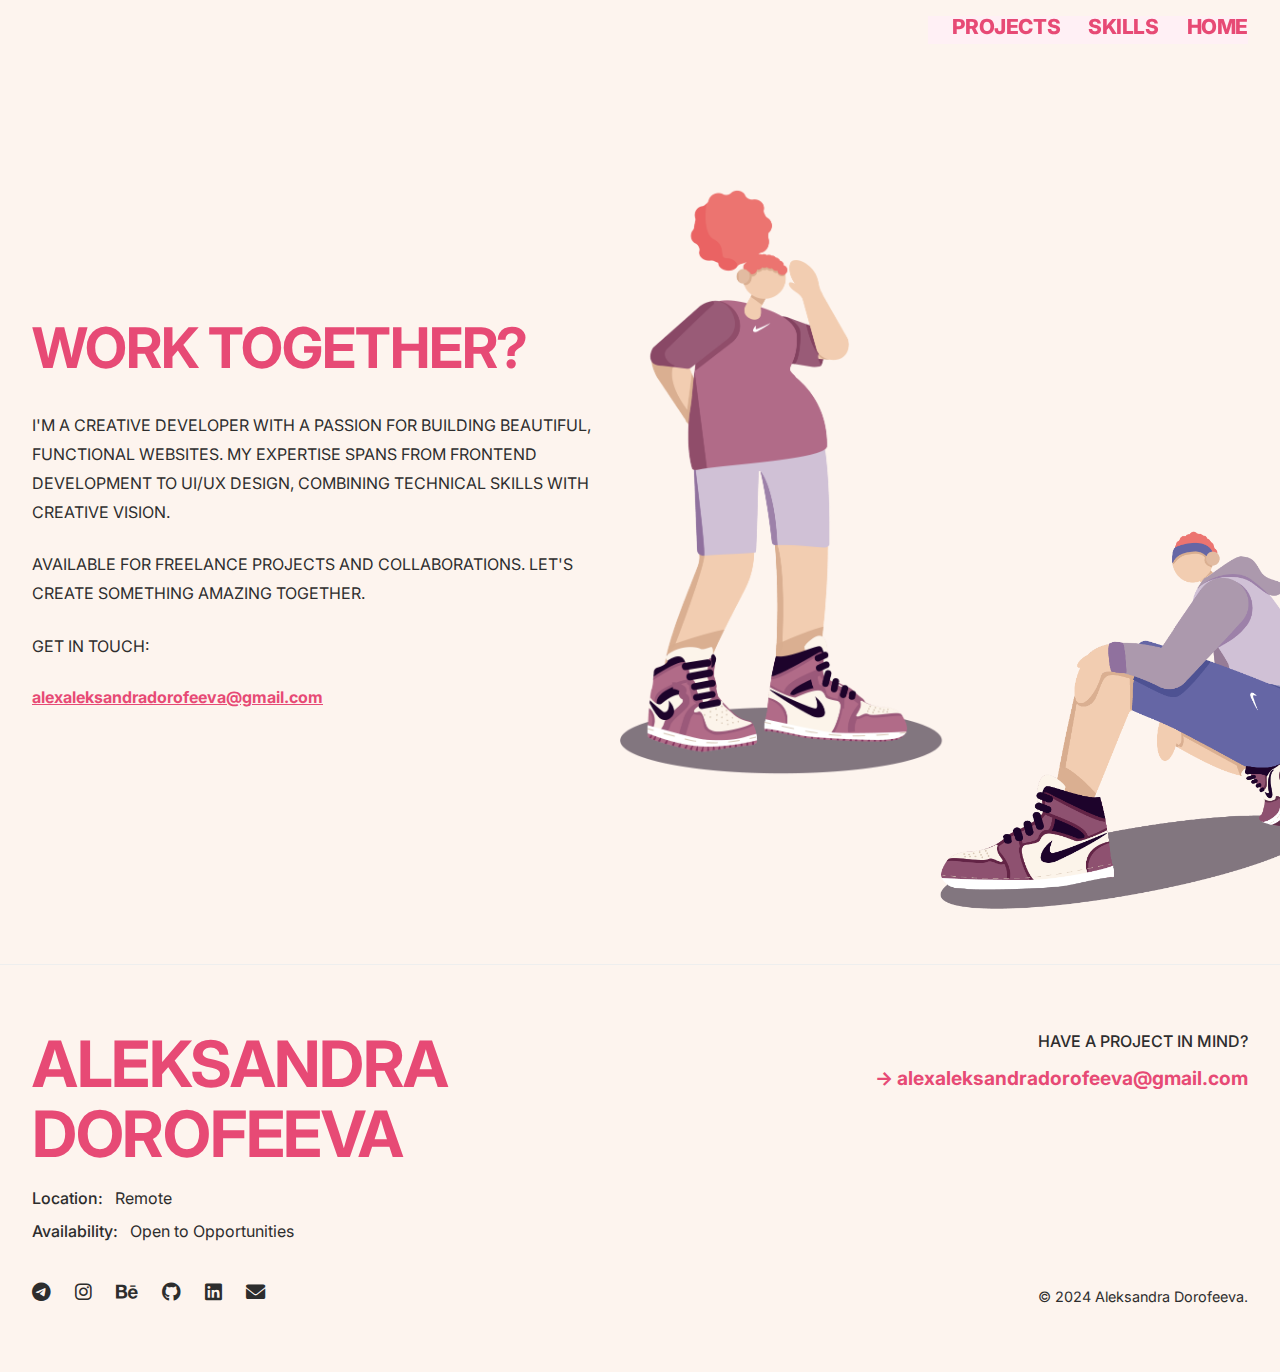
<file: contact.html>
<!DOCTYPE html>
<html lang="en">
<head>
    <meta charset="UTF-8">
    <meta name="viewport" content="width=device-width, initial-scale=1.0">
    <title>Contact - Aleksandra Dorofeeva</title>
    <link rel="stylesheet" href="styles.css">
    <link href="https://fonts.googleapis.com/css2?family=Inter:wght@300;400;500;700&display=swap" rel="stylesheet">
    <link rel="stylesheet" href="https://cdnjs.cloudflare.com/ajax/libs/font-awesome/6.0.0-beta3/css/all.min.css">
</head>
<body class="contact-page">
    <nav class="main-nav">
        <div class="nav-content">
            <div class="nav-links">
                <a href="index.html#projects">Projects</a>
                <a href="index.html#skills">Skills</a>
                <a href="index.html">Home</a>
            </div>
        </div>
    </nav>

    <main>
        <style>
            /* Add padding to main on contact page to account for fixed navbar */
            main {
                padding-top: 4rem; /* Reduced from 6rem to 4rem */
            }
        </style>
        <section class="contact-page-hero">
            <div class="contact-content">
                <h2>WORK TOGETHER?</h2>
                <p>I'M A CREATIVE DEVELOPER WITH A PASSION FOR BUILDING BEAUTIFUL, FUNCTIONAL WEBSITES. MY EXPERTISE SPANS FROM FRONTEND DEVELOPMENT TO UI/UX DESIGN, COMBINING TECHNICAL SKILLS WITH CREATIVE VISION.</p>
                <p>AVAILABLE FOR FREELANCE PROJECTS AND COLLABORATIONS. LET'S CREATE SOMETHING AMAZING TOGETHER.</p>
                <p>GET IN TOUCH:</p>
                <a href="mailto:alexaleksandradorofeeva@gmail.com" class="contact-email-link">alexaleksandradorofeeva@gmail.com</a>
            </div>
            <div class="contact-illustrations">
                <img src="./photo/nike-girl.png" alt="Nike girl illustration" class="illustration girl">
                <img src="./photo/nike-boy.png" alt="Nike boy illustration" class="illustration boy">
            </div>
        </section>
    </main>

    <footer class="footer">
        <div class="footer-container">
            <div class="footer-left">
                <div class="footer-name">Aleksandra Dorofeeva</div>
                <div class="footer-details">
                    <p><strong>Location:</strong> Remote</p>
                    <p><strong>Availability:</strong> Open to Opportunities</p>
                </div>
                <div class="footer-socials">
                    <a href="https://t.me/AlexDorofeeva" target="_blank" title="Telegram"><i class="fab fa-telegram"></i></a>
                    <a href="https://www.instagram.com/alexdiubina/" target="_blank" title="Instagram"><i class="fab fa-instagram"></i></a>
                    <a href="https://www.behance.net/AleksandraDorofeeva" target="_blank" title="Behance"><i class="fab fa-behance"></i></a>
                    <a href="https://github.com/AlexDorofeeva" target="_blank" title="GitHub"><i class="fab fa-github"></i></a>
                    <a href="https://www.linkedin.com/in/aleksandra-dorofeeva-46997a267/" target="_blank" title="LinkedIn"><i class="fab fa-linkedin"></i></a>
                    <a href="mailto:alexaleksandradorofeeva@gmail.com" title="Email"><i class="fas fa-envelope"></i></a>
                </div>
            </div>
            <div class="footer-right">
                <div class="footer-contact">
                    <p>HAVE A PROJECT IN MIND?</p>
                    <a href="mailto:alexaleksandradorofeeva@gmail.com">→ alexaleksandradorofeeva@gmail.com</a>
                </div>
                <div class="footer-copyright">
                    <p>&copy; 2024 Aleksandra Dorofeeva.</p>
                </div>
            </div>
        </div>
    </footer>

    <script src="index.js"></script> <!-- Will need to adjust JS later -->
</body>
</html>
</file>
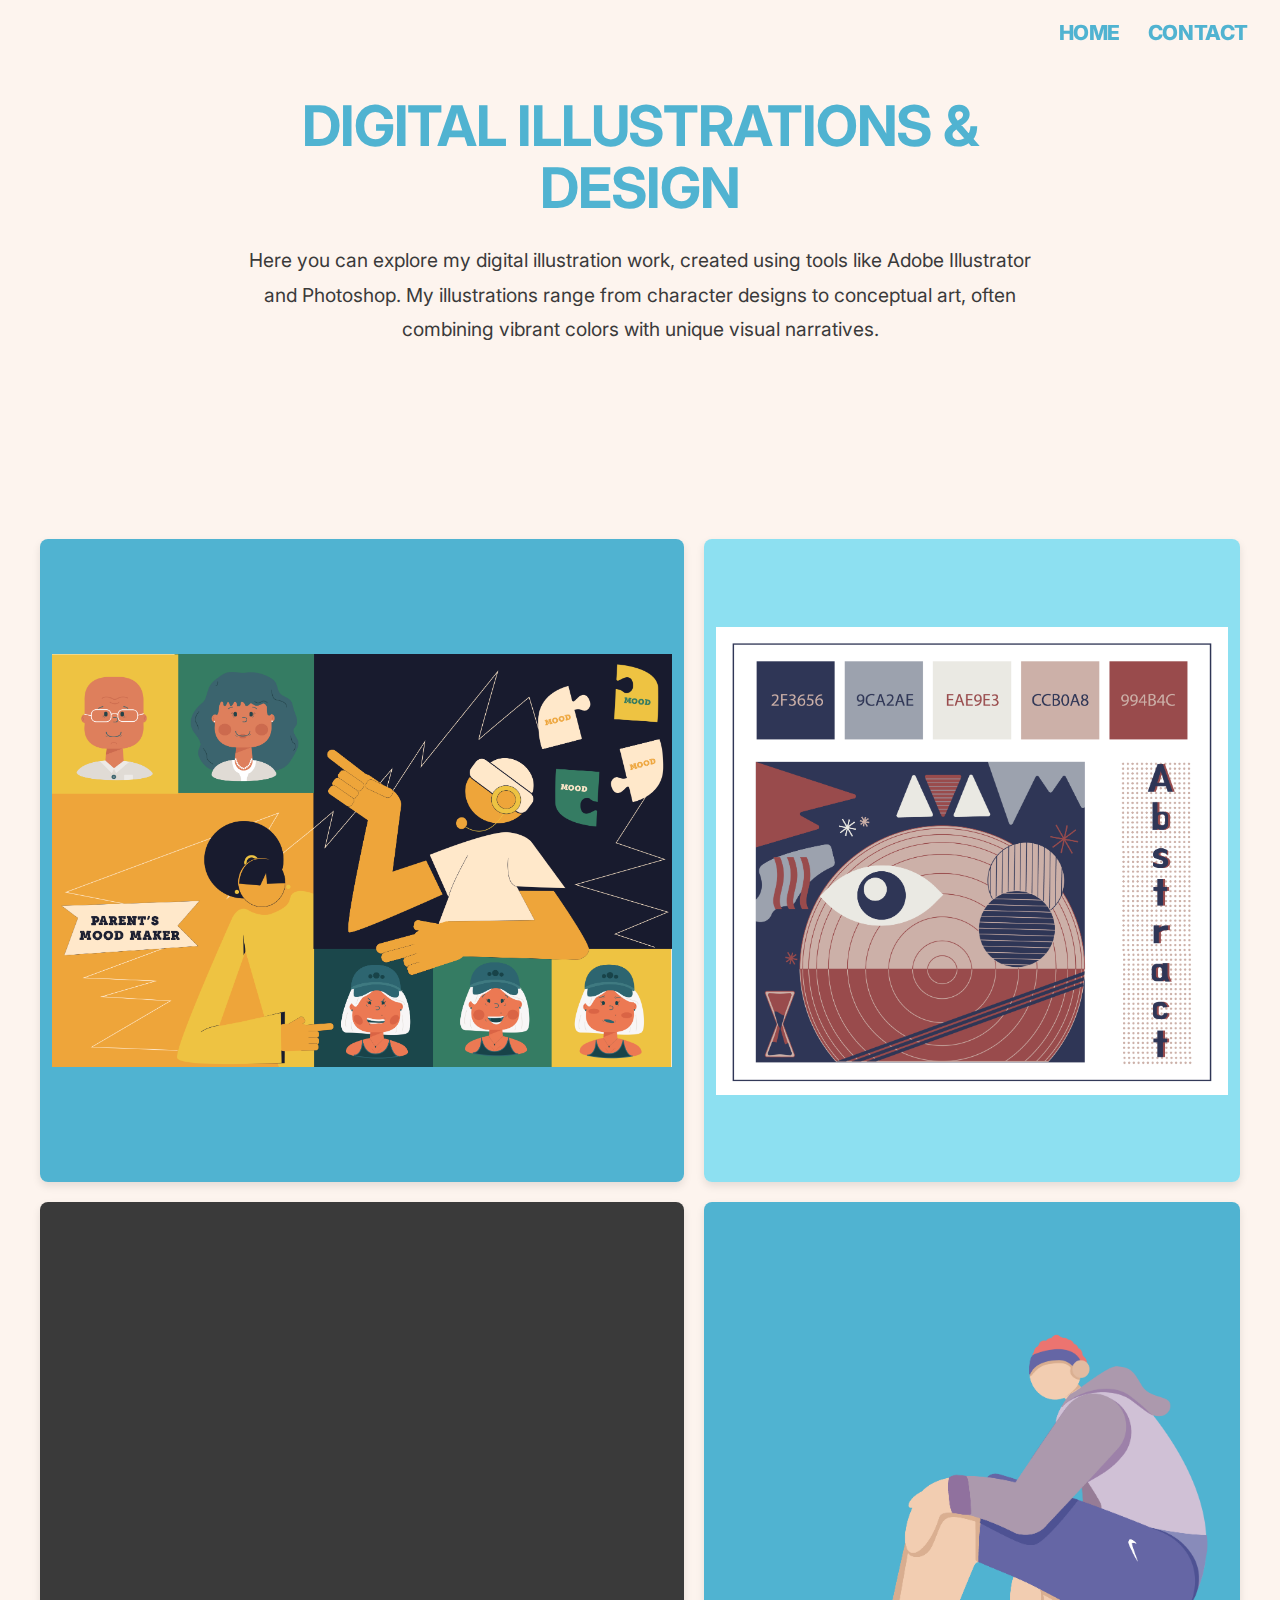
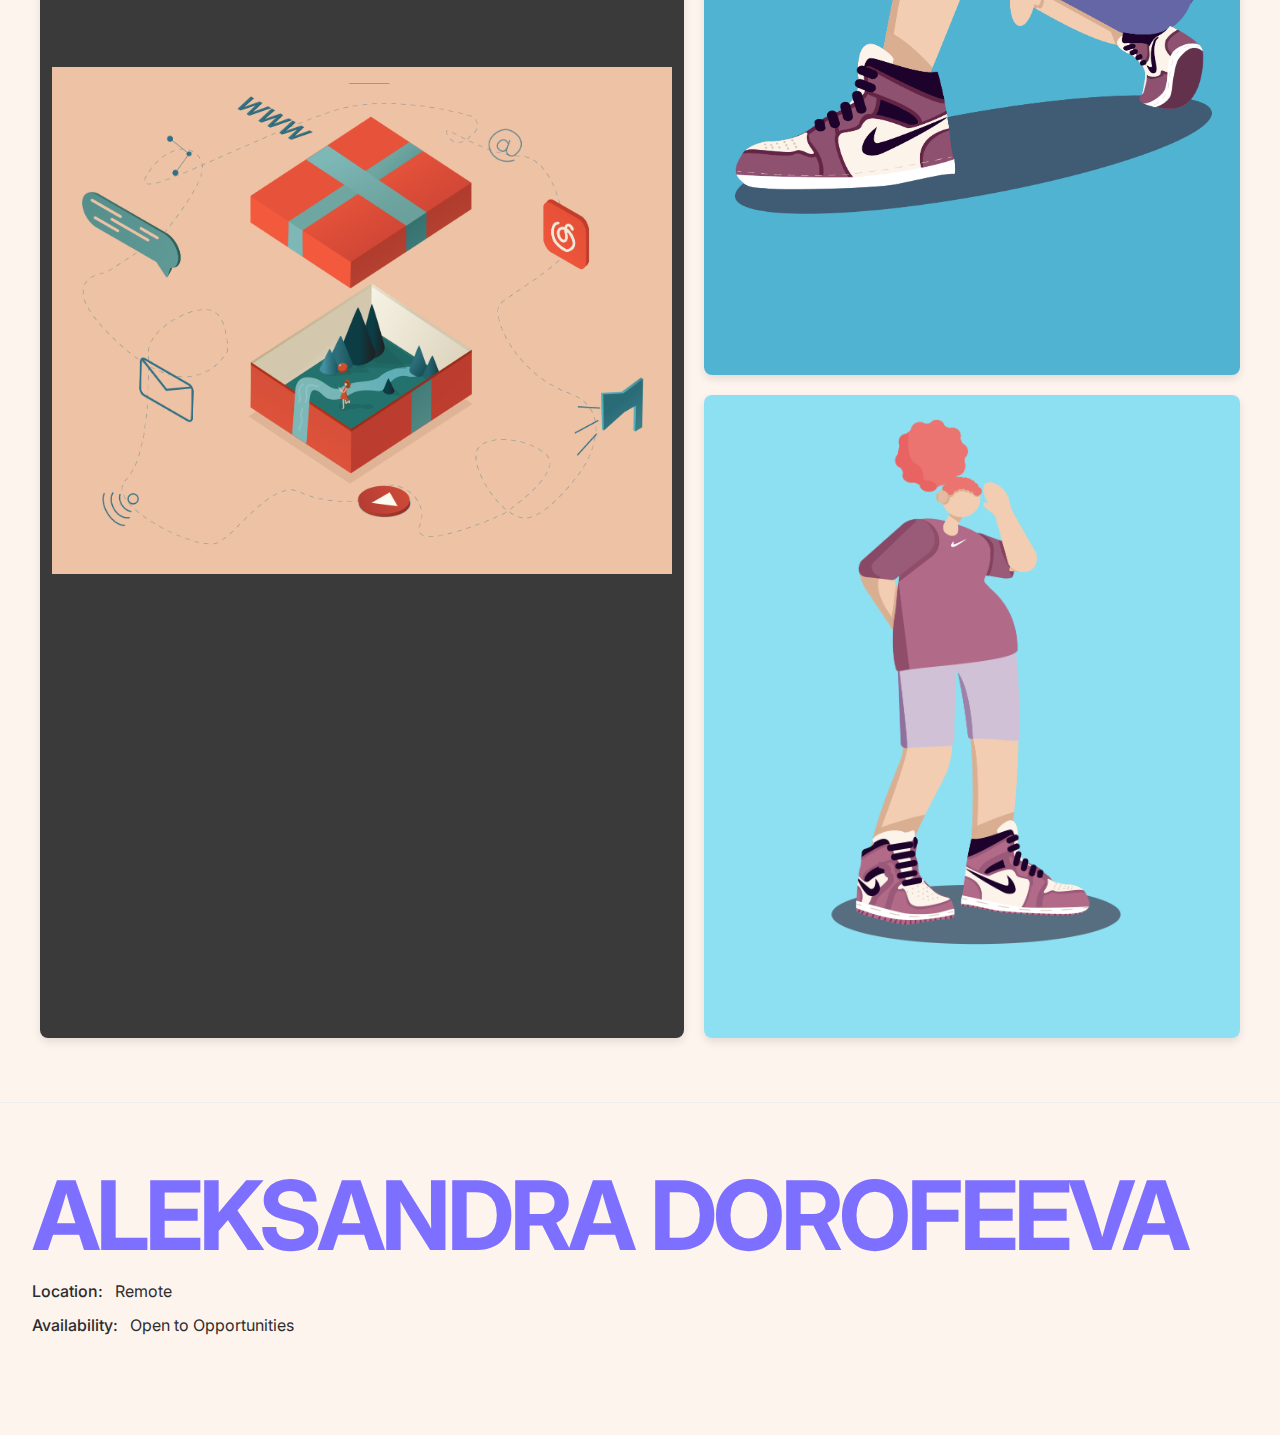
<file: illustrations.html>
<!DOCTYPE html>
<html lang="en">
<head>
    <meta charset="UTF-8">
    <meta name="viewport" content="width=device-width, initial-scale=1.0">
    <title>Illustrations | Aleksandra Dorofeeva</title>
    <link rel="stylesheet" href="styles.css">
    <link href="https://fonts.googleapis.com/css2?family=Inter:wght@400;500;600;700;800&display=swap" rel="stylesheet">
</head>
<body class="illustrations-page">
    <nav class="main-nav">
        <div class="nav-content">
            <div class="hamburger"><span></span><span></span><span></span></div>
            <div class="nav-links">
                <a href="index.html">Home</a>
                <a href="contact.html">Contact</a>
            </div>
        </div>
    </nav>

    <main>
        <section class="illustrations-hero">
            <div class="illustrations-content">
                <h2>Digital Illustrations & Design</h2>
                <p>Here you can explore my digital illustration work, created using tools like Adobe Illustrator and Photoshop. My illustrations range from character designs to conceptual art, often combining vibrant colors with unique visual narratives.</p>
            </div>
        </section>

        <section class="illustrations-grid-section">
            <div class="illustrations-grid-container custom-layout">
                <div class="illustration-block color-1 block1">
                    <div class="card-inner">
                        <div class="card-front">
                            <img src="./photo/parents-mood-maker.png" alt="Parent's Mood Maker Illustration">
                        </div>
                        <div class="card-back">
                            <p>An illustration from the Parent's Mood Maker project.</p>
                        </div>
                    </div>
                </div>
                <div class="illustration-block color-2 block2">
                    <div class="card-inner">
                        <div class="card-front">
                            <img src="./photo/abstract-illustration.png" alt="Abstract Illustration with Color Palette">
                        </div>
                        <div class="card-back">
                            <p>An abstract illustration showcasing a specific color palette and geometric shapes.</p>
                        </div>
                    </div>
                </div>
                <div class="illustration-block color-3 block3">
                    <div class="card-inner">
                        <div class="card-front">
                            <img src="./photo/gift-box-illustration.png" alt="Gift Box Illustration">
                        </div>
                        <div class="card-back">
                            <p>An illustration of a gift box opening to reveal a landscape inside.</p>
                        </div>
                    </div>
                </div>
                <div class="illustration-block color-1 block4">
                    <div class="card-inner">
                        <div class="card-front">
                            <img src="./photo/nike-boy.png" alt="Nike Boy Illustration">
                        </div>
                        <div class="card-back">
                            <p>A dynamic illustration featuring a boy with Nike branding and athletic elements.</p>
                        </div>
                    </div>
                </div>
                <div class="illustration-block color-2 block5">
                    <div class="card-inner">
                        <div class="card-front">
                            <img src="./photo/nike-girl.png" alt="Nike Girl Illustration">
                        </div>
                        <div class="card-back">
                            <p>A vibrant illustration featuring a girl with Nike branding and sports-inspired design.</p>
                        </div>
                    </div>
                </div>
            </div>
        </section>
    </main>

    <footer class="footer">
        <div class="footer-container">
            <div class="footer-left">
                <div class="footer-name">Aleksandra Dorofeeva</div>
                <div class="footer-details">
                    <p><strong>Location:</strong> Remote</p>
                    <p><strong>Availability:</strong> Open to Opportunities</p>
                </div>
            </div>
        </div>
    </footer>

    <script>
        document.addEventListener('DOMContentLoaded', function() {
            const cards = document.querySelectorAll('.illustration-block');
            
            cards.forEach(card => {
                card.addEventListener('click', function() {
                    // First, flip back any previously flipped card
                    const previouslyFlipped = document.querySelector('.illustration-block.is-flipped');
                    if (previouslyFlipped && previouslyFlipped !== this) {
                        previouslyFlipped.classList.remove('is-flipped');
                    }
                    
                    // Then toggle the clicked card
                    this.classList.toggle('is-flipped');
                });
            });
        });
    </script>
    <script>
    document.addEventListener('DOMContentLoaded', function() {
      var hamburger = document.querySelector('.hamburger');
      var navLinks = document.querySelector('.nav-links');
      if (hamburger && navLinks) {
        hamburger.onclick = function() {
          navLinks.classList.toggle('show');
          alert('Hamburger clicked!');
        }
      }
    });
    </script>
    <script src="index.js"></script>
</body>
</html>
</file>
<file: styles.css>
:root {
    --primary-color: #7d6fff; /* Soft purple/blue */
    --secondary-color: #b6aaff; /* Lighter purple/blue */
    --accent-color: #7d6fff; /* Using primary for accents */
    --background-color: #fdf4ee; /* Pastel pinkish/cream */
    --text-color: #2d2d2d; /* Dark gray for text */
    --transition: all 0.3s cubic-bezier(.4,0,.2,1);
    --section-bg: #fdf4ee; /* Keep sections consistent for now */
    --card-background-dark: #6b5ac8; /* Darker purple for cards */
    --card-background-pink: #e74a75; /* Pink for contact card */
    --card-background-light-pink: #fdf4ee; /* Light pink for contact hero */
    --footer-background: #333;
    --footer-text-color: #fff;
}

/* Illustrations Page Colors */
.illustrations-page {
    --page-primary-color: #50b3d1; /* Bright blue */
    --page-secondary-color: #8de0f1; /* Lighter blue */
    --page-text-color: #3a3a3a; /* Dark gray */
    --page-background-color: #e8f5f8; /* Very light blue background */
    --block-color-1: #50b3d1; /* Blue */
    --block-color-2: #8de0f1; /* Lighter blue */
    --block-color-3: #3a3a3a; /* Dark gray */
}

* {
    margin: 0;
    padding: 0;
    box-sizing: border-box;
}

body {
    font-family: 'Inter', sans-serif;
    line-height: 1.6;
    color: var(--text-color);
    background-color: var(--background-color);
    overflow-x: hidden;
}

/* Navigation */
.main-nav {
    position: fixed;
    top: 0;
    left: 0;
    width: 100%;
    padding: 1rem 2rem; /* Adjusted padding for a slightly smaller height */
    z-index: 1000;
    background: transparent;
}

.nav-content {
    width: 100%;
    display: flex;
    justify-content: flex-end; /* Align items to the right */
    align-items: center;
}

.logo {
    font-size: 1.8rem; /* Increased size for the logo */
    font-weight: 700; /* Bolder weight */
    color: var(--primary-color);
    text-transform: uppercase;
    letter-spacing: -0.02em; /* Match section title letter spacing */
}

.nav-links a {
    margin-left: 1.5rem;
    text-decoration: none;
    color: var(--primary-color);
    font-weight: 800; /* Increased from 700 to 800 for bolder text */
    font-size: 1.3rem; /* Increased from 1.1rem to 1.3rem for bigger text */
    text-transform: uppercase;
    transition: color 0.3s var(--transition);
    letter-spacing: -0.02em;
    position: relative;
    display: inline-block;
    padding-bottom: 5px;
}

.nav-links a::after {
    content: '';
    position: absolute;
    left: 0;
    bottom: 0; /* Position at the bottom of the link */
    width: 100%;
    height: 2px; /* Thickness of the underline */
    background-color: var(--primary-color); /* Color of the underline (default) */
    transform: scaleX(0); /* Start hidden */
    transform-origin: bottom right; /* Animation origin */
    transition: transform 0.3s var(--transition); /* Animate transform */
}

.nav-links a:hover {
    color: var(--primary-color); /* Change text color to primary color on hover */
}

.nav-links a:hover::after {
    transform: scaleX(1); /* Expand on hover */
    transform-origin: bottom left; /* Animation origin */
}

/* Hero Section */
.hero {
    min-height: 100vh;
    display: flex;
    align-items: center;
    justify-content: center; /* Center content horizontally */
    padding: 6rem 2rem;
    /* Remove max-width and margin to allow full width */
    /* max-width: 1400px; */
    margin: 0 auto; /* Remove auto margin */
    position: relative;
    flex-direction: column; /* Stack content vertically */
    overflow: hidden; /* Hide overflowing SVG if necessary */
}

.hero-content {
    flex: none; /* Prevent flex from taking up space */
    padding: 0 2rem; /* Add horizontal padding to content */
    max-width: 1400px; /* Add max-width to content for readability on very large screens */
    width: 100%; /* Ensure it takes full width up to max-width */
    margin: 0 auto; /* Center content block */
    text-align: center; /* Center text content */
    position: relative; /* Needed for z-index to work correctly */
    z-index: 1; /* Ensure text is above SVG */
}

/* Styles for the name (h1) */
.hero h1 {
    font-size: 3rem; /* Match section title font size */
    font-weight: 700; /* Match section title font weight */
    margin-bottom: 1rem; /* Adjusted margin */
    line-height: 1.2; /* Adjusted line height */
    text-transform: uppercase;
    color: var(--primary-color); /* Match section title color */
    letter-spacing: -0.02em; /* Match section title letter spacing */
    /* Ensure no glitch/outline/shadow from name */
    text-shadow: none;
    -webkit-text-stroke: none;
    text-stroke: none;
}

/* Styles for Creative Developer (h2) - now with glitch effect */
.hero h2 {
    font-size: clamp(3.5rem, 16vw, 13rem); /* Make Creative Developer a bit smaller */
    font-weight: 700; /* Bold weight for Creative Developer */
    margin-bottom: 1.5rem; /* Space below Creative Developer */
    line-height: 1; /* Keep line height for large text */
    text-transform: uppercase;
    letter-spacing: -0.06em; /* Make letters a bit closer */
    color: #fff; /* Text color: white fill */
    text-shadow:
      0 10px 0 var(--secondary-color),
      0 20px 30px rgba(182, 170, 255, 0.25); /* Adjusted shadow */
    -webkit-text-stroke: 5px var(--primary-color); /* Slightly thinner outline */
    text-stroke: 5px var(--primary-color); /* Slightly thinner outline */
    overflow-wrap: break-word; /* Allow breaking long words if necessary */
    word-break: break-word;
    transition: text-shadow 0.3s ease, transform 0.3s ease; /* Add transition for smooth effect */
}

.hero h2:hover {
    text-shadow:
      0 12px 0 var(--primary-color), /* Change shadow color on hover */
      0 24px 36px rgba(125, 111, 255, 0.3); /* Adjusted shadow color and spread */
    transform: scale(1.02); /* Slightly enlarge on hover */
}

/* Hero Decoration SVG */
.hero-decoration {
    position: absolute;
    z-index: 0; /* Ensure behind text (text container has z-index: 1) */
    opacity: 0.8; /* Slightly more opaque */
    pointer-events: none; /* Allow clicks to pass through */
    stroke: var(--secondary-color); /* Use secondary color for stroke */
    fill: var(--secondary-color); /* Use secondary color for fill for pixel graphic */
    transition: transform 0.5s ease-in-out; /* Keep transition for potential hover effects */
    animation: svgFloating 4s infinite ease-in-out alternate; /* Apply gentle floating animation to all */
}

/* Specific positioning and sizing for each small SVG */
.hero-decoration.small {
    width: 80px; /* Increased default size for small SVGs */
    height: auto; /* Maintain aspect ratio */
}

.hero-decoration.plant-pot {
    top: 10%; /* Adjusted position */
    left: 8%; /* Adjusted position */
}

.hero-decoration.pixel-cursor {
    width: 50px; /* Specific size for pixel cursor */
    height: 50px;
    top: 30%; /* Adjusted position */
    right: 10%; /* Adjusted position */
}

.hero-decoration.geometric {
    top: 60%; /* Adjusted position */
    left: 15%; /* Adjusted position */
}

.hero-decoration.computer {
    width: 100px; /* Specific size for computer */
    height: auto;
    bottom: 5%; /* Position at bottom */
    right: 20%; /* Adjusted position */
}

.hero-decoration.js-icon {
    width: 70px; /* Specific size for JS icon */
    height: auto;
    top: 5%; /* Position at top */
    right: 30%; /* Adjusted position */
}

/* Add new hover movement animation */
@keyframes svgHoverMove {
    0% { transform: translate(0, 0) rotate(0deg); }
    50% { transform: translate(10px, -10px) rotate(5deg); }
    100% { transform: translate(0, 0) rotate(0deg); }
}

/* Apply new movement animation on hero hover */
.hero:hover .hero-decoration {
    animation: svgHoverMove 1s ease-in-out infinite alternate; /* Apply movement animation */
    /* The new animation property here overrides the default animation */
}

/* Keep the floating animation defined */
@keyframes svgFloating {
    0% { transform: translateY(0); }
    50% { transform: translateY(-15px); } /* Increased float distance */
    100% { transform: translateY(0); }
}

.hero-links {
    display: flex;
    gap: 1rem;
    justify-content: center; /* Center buttons */
}

.button {
    display: inline-block;
    padding: 1rem 2rem;
    background: transparent; /* Transparent background */
    color: var(--primary-color);
    border: 2px solid var(--primary-color); /* Border */
    text-decoration: none;
    text-transform: uppercase;
    font-size: 0.9rem;
    letter-spacing: 0.1em;
    transition: var(--transition);
}

.button:hover {
    background: var(--primary-color); /* Background on hover */
    color: var(--background-color); /* Text color on hover */
    border-color: var(--primary-color); /* Border color on hover */
}

.hero-image {
    display: none; /* Hide the hero image div */
}

/* Sections */
section {
    padding: 8rem 2rem; /* Keep horizontal padding */
    /* Remove max-width and margin to allow full width */
    /* max-width: 1400px; */
    margin: 0; /* Remove margin */
    background: var(--section-bg); /* Background spans full width */
}

section > .section-content { /* Add a new inner div in HTML for content */
    max-width: 1400px; /* Limit content width for readability */
    margin: 0 auto; /* Center content block */
}

/* Adjusted to match the example's alternating background less strictly */
/* section:nth-child(even) {
    background: var(--background-color);
} */

h2 {
    font-size: 3rem;
    margin-bottom: 3rem;
    font-weight: 700;
    text-transform: uppercase;
    letter-spacing: -0.02em;
    color: var(--primary-color); /* Section title color */
    /* text-align: left; */ /* Default alignment */
}

/* Projects Grid */
.projects-grid {
    display: flex;
    justify-content: center;
    align-items: center;
    gap: 3rem;
    padding: 2rem;
    overflow: visible;
    width: 100%;
    position: relative;
    transition: transform 0.5s ease;
}

.project-card {
    width: 350px;
    min-width: 350px;
    max-width: 350px;
    position: relative;
    border-radius: 15px;
    overflow: hidden;
    cursor: pointer;
    transition: transform 0.3s ease, box-shadow 0.3s ease, opacity 0.3s ease, filter 0.3s ease;
    box-shadow: 0 8px 16px rgba(0, 0, 0, 0.1);
    margin: 0;
    display: flex;
    flex-direction: column;
    transform-origin: center center;
    will-change: transform;
    opacity: 0.5;
    transform: scale(0.95);
    filter: blur(2px);
}

.project-card.active {
    opacity: 1;
    transform: scale(1);
    box-shadow: 0 16px 32px rgba(0, 0, 0, 0.2);
    filter: blur(0);
    z-index: 1;
}

.project-card:hover {
    transform: scale(1.03);
    z-index: 2;
}
.project-card:hover .card-image-container img {
    transform: none;
}

/* Specific background colors for cards */
.project-card.card-pink {
    background-color: #fce4ec; /* Keep default pink background */
}

.project-card.card-cream {
    background-color: #fff8e1; /* Light cream */
}

.project-card.card-purple {
    background-color: #ede7f6; /* Light purple */
}

.card-image-frame {
    padding: 1.5rem;
    border-radius: 10px;
    margin: 1.5rem 1.5rem 0 1.5rem;
    overflow: hidden;
}

.card-image-container {
    width: 100%;
    aspect-ratio: 1 / 0.75;
    overflow: hidden;
    border-radius: 8px;
    position: relative;
}

.card-image-container img {
    width: 100%;
    height: 100%;
    object-fit: contain;
    transition: transform 0.5s ease;
}

.project-card:hover .card-image-container img {
    transform: scale(1.08);
}

.card-text-content {
    padding: 1.5rem; /* Padding for the text content */
    text-align: center; /* Center text content */
}

.card-text-content h3 {
    font-size: 1.8rem; /* Larger font size for title */
    font-weight: 700;
    margin-bottom: 0.5rem;
    text-transform: uppercase;
    color: var(--primary-color); /* Use primary color for title */
}

/* Creative 404 Preview Styles */
.creative-404-preview {
    width: 100%;
    height: 100%;
    background: linear-gradient(135deg, #667eea 0%, #764ba2 100%);
    display: flex;
    flex-direction: column;
    justify-content: center;
    align-items: center;
    position: relative;
    overflow: hidden;
    border-radius: 8px;
}

.error-number {
    font-size: 4rem;
    font-weight: 900;
    color: white;
    text-shadow: 2px 2px 4px rgba(0,0,0,0.3);
    margin-bottom: 0.5rem;
    animation: pulse 2s ease-in-out infinite;
}

.error-message {
    font-size: 1rem;
    color: white;
    text-align: center;
    font-weight: 500;
    margin-bottom: 1rem;
    opacity: 0.9;
}

.creative-elements {
    position: absolute;
    width: 100%;
    height: 100%;
    top: 0;
    left: 0;
}

.floating-shape {
    position: absolute;
    border-radius: 50%;
    background: rgba(255, 255, 255, 0.2);
    animation: float 3s ease-in-out infinite;
}

.shape-1 {
    width: 20px;
    height: 20px;
    top: 20%;
    left: 15%;
    animation-delay: 0s;
}

.shape-2 {
    width: 15px;
    height: 15px;
    top: 60%;
    right: 20%;
    animation-delay: 1s;
}

.shape-3 {
    width: 25px;
    height: 25px;
    bottom: 30%;
    left: 25%;
    animation-delay: 2s;
}

.search-icon, .home-icon {
    position: absolute;
    font-size: 1.5rem;
    opacity: 0.7;
    animation: bounce 2s ease-in-out infinite;
}

.search-icon {
    top: 25%;
    right: 25%;
    animation-delay: 0.5s;
}

.home-icon {
    bottom: 25%;
    right: 15%;
    animation-delay: 1.5s;
}

@keyframes pulse {
    0%, 100% { transform: scale(1); }
    50% { transform: scale(1.05); }
}

@keyframes float {
    0%, 100% { transform: translateY(0px) rotate(0deg); }
    50% { transform: translateY(-10px) rotate(180deg); }
}

@keyframes bounce {
    0%, 100% { transform: translateY(0px); }
    50% { transform: translateY(-5px); }
}
    letter-spacing: 0.05em; /* Add some letter spacing */
}

.project-meta {
    font-size: 0.9rem;
    text-transform: uppercase;
    margin-top: 1rem;
}

.project-meta span {
    margin: 0 0.4rem; /* Adjusted space between meta items */
    display: inline-block;
    padding: 0.3rem 0.6rem;
    border: 1px solid var(--primary-color); /* Use primary color for border */
    border-radius: 4px;
    font-weight: 500;
    color: var(--primary-color); /* Use primary color for meta text */
}

/* Skills Section */
.skills-section h2 {
    text-align: center; /* Center the heading */
}

.skills-grid {
    display: grid;
    grid-template-columns: repeat(3, 1fr);
    gap: 2rem;
}

.skill-category {
    padding: 2rem;
    background: var(--background-color);
    border: 1px solid #eee;
    transition: var(--transition);
    opacity: 0; /* Initial state for animation */
    transform: translateY(50px); /* Initial state for slide-in */
    display: flex; /* Use flexbox for vertical layout within category */
    flex-direction: column;
}

.skill-category:hover {
    transform: translateY(-5px);
    border-color: var(--primary-color);
}

.skill-category h3 {
    margin-bottom: 1rem;
    font-size: 1.2rem;
    text-transform: uppercase;
    letter-spacing: 0.1em;
    color: var(--primary-color);
}

.skill-list {
    list-style: none; /* Remove default list styling */
    padding: 0;
    margin: 0;
    flex-grow: 1; /* Allow the list to take up available space */
    display: flex;
    flex-direction: column; /* Stack skill items vertically */
    gap: 0.8rem; /* Space between skill items */
}

.skill-item {
    display: flex;
    justify-content: space-between; /* Space out skill name and level */
    align-items: center;
    font-size: 1rem;
    font-weight: 500;
    color: var(--text-color);
    border-bottom: 1px dashed #ccc; /* Add a subtle dashed line separator */
    padding-bottom: 0.5rem; /* Space below the dashed line */
    overflow: hidden; /* Hide overflowing content during animation */
}

.skill-item span:first-child { /* Style for the skill name */
    flex-grow: 1; /* Allow skill name to take up available space */
    margin-right: 1rem; /* Space between name and level */
}

.skill-level {
    font-size: 0.9rem;
    font-weight: 700;
    color: var(--secondary-color); /* Use secondary color for level */
    opacity: 0; /* Start hidden */
    transform: translateX(20px); /* Start slightly to the right */
    transition: opacity 0.5s ease, transform 0.5s ease; /* Animation for revealing level */
}

.skill-item:hover .skill-level { /* Reveal level on hover */
    opacity: 1; /* Full opacity */
    transform: translateX(0); /* Slide to original position */
}

/* Animation for skills section when it comes into view */
.skill-category.animate-in {
    opacity: 1;
    transform: translateY(0);
    transition: opacity 0.6s ease, transform 0.6s ease;
}

/* Animation for contact items when they come into view */
.contact-item.animate-in {
    opacity: 1;
    transform: translateY(0);
    transition: opacity 0.6s ease, transform 0.6s ease;
}

/* General animation for sections when they come into view */
section.animate-in {
    opacity: 1;
    transform: translateY(0);
    transition: opacity 0.6s ease, transform 0.6s ease;
}

/* Contact Section */
.contact-grid {
    display: grid;
    grid-template-columns: repeat(4, 1fr);
    gap: 2rem;
}

.contact-item {
    display: flex;
    flex-direction: column;
    align-items: center;
    text-decoration: none;
    color: var(--text-color);
    padding: 2rem;
    background: var(--background-color);
    border: 1px solid #eee;
    transition: var(--transition);
    opacity: 0; /* Initial state for animation */
    transform: translateY(50px); /* Initial state for slide-in */
}

.contact-item:hover {
    transform: translateY(-5px);
    border-color: var(--primary-color); /* Border color on hover */
    color: var(--primary-color); /* Text color on hover */
}

.contact-item i {
    font-size: 1.5rem;
    margin-bottom: 1rem;
}

/* Footer */
.footer {
    text-align: left; /* Align text to the left */
    padding: 4rem 2rem; /* Keep horizontal padding */
    background: var(--background-color); /* Use background color variable */
    border-top: 1px solid #eee; /* Subtle border top */
    color: var(--text-color); /* Use text color variable */
}

.footer-container {
    /* Remove max-width and margin to allow full width background */
    /* max-width: 1400px; */
    margin: 0; /* Remove auto margin to allow full width */
    display: flex;
    justify-content: space-between; /* Space out left and right columns */
    flex-wrap: wrap; /* Allow wrapping on smaller screens */
    gap: 4rem; /* Gap between columns */
}

.footer-left {
    flex: 1; /* Allow left side to grow */
    min-width: 300px; /* Minimum width for left column */
}

.footer-name {
    font-size: clamp(3rem, 10vw, 6rem);
    font-weight: 700;
    color: var(--primary-color);
    margin-bottom: 1rem;
    text-transform: uppercase;
    letter-spacing: -0.04em;
    line-height: 1; /* Reduce vertical space between lines */
}

.footer-details {
    margin-bottom: 2rem;
    font-size: 1rem;
    color: var(--text-color);
}

.footer-details p {
    margin-bottom: 0.5rem;
}

.footer-details strong {
    font-weight: 500;
    margin-right: 0.5rem;
}

.footer-socials {
    display: flex;
    gap: 1.5rem; /* Space between social icons */
    font-size: 1.2rem;
}

.footer-socials a {
    color: var(--text-color);
    transition: var(--transition);
    text-decoration: none;
}

.footer-socials a:hover {
    color: var(--primary-color); /* Change color on hover */
}

.footer-right {
    flex: 1; /* Allow right side to grow */
    min-width: 300px; /* Minimum width for right column */
    display: flex;
    flex-direction: column;
    align-items: flex-end; /* Align items to the right */
    text-align: right; /* Align text to the right */
    justify-content: space-between; /* Space out content vertically */
}

.footer-availability {
    font-size: 1rem;
    font-weight: 500;
    color: var(--text-color);
    margin-bottom: 2rem;
    text-transform: uppercase;
}

.footer-contact {
    margin-bottom: 2rem;
}

.footer-contact p {
    font-size: 1rem;
    font-weight: 500;
    margin-bottom: 0.5rem;
    text-transform: uppercase;
    color: var(--text-color);
}

.footer-contact a {
    font-size: 1rem;
    color: var(--primary-color); /* Primary color for email link */
    text-decoration: none;
    transition: var(--transition);
}

.footer-contact a:hover {
    text-decoration: underline; /* Underline on hover */
}

.footer-copyright {
    font-size: 0.9rem;
    color: var(--text-color);
}

/* Responsive adjustments for footer */
@media (max-width: 768px) {
    .footer-container {
        flex-direction: column; /* Stack columns vertically */
        gap: 2rem; /* Reduced gap when stacked */
    }

    .footer-left,
    .footer-right {
        min-width: unset; /* Remove minimum width */
        align-items: center; /* Center content when stacked */
        text-align: center; /* Center text when stacked */
    }

    .footer-socials {
        justify-content: center; /* Center social icons when stacked */
    }

    .footer-name {
    font-size: 2rem;
}

    .footer-details,
    .footer-availability,
    .footer-contact,
    .footer-copyright {
    font-size: 1rem;
    }
}

/* Responsive Design */
@media (max-width: 1024px) {
    .projects-grid {
        display: flex !important;
        gap: 2rem !important;
        width: 100% !important;
        max-width: 100vw !important;
        overflow-x: visible !important;
        padding: 1rem !important;
        box-sizing: border-box;
    }
    
    .skills-grid {
        grid-template-columns: repeat(2, 1fr);
    }
    
    .contact-grid {
        grid-template-columns: repeat(2, 1fr);
    }

    .project-card {
        width: 300px !important;
        min-width: 300px !important;
        max-width: 300px !important;
        margin: 0 !important;
        flex: none !important;
    }

    .carousel-nav {
        position: absolute !important;
        top: 50%;
        left: 0;
        right: 0;
        width: 100%;
        display: flex !important;
        justify-content: space-between;
        pointer-events: none;
        z-index: 20;
        transform: translateY(-50%);
        padding: 0 0.5rem;
    }

    .nav-button {
        pointer-events: auto;
    }
}

@media (max-width: 768px) {
    .projects-grid {
        display: flex !important;
        flex-direction: row !important;
        overflow-x: visible !important;
        overflow-y: visible !important;
        gap: 1rem !important;
        width: 100vw !important;
        max-width: 100vw !important;
        box-sizing: border-box;
        padding: 0.5rem 0 !important;
    }
    .project-card {
        width: 250px !important;
        min-width: 250px !important;
        max-width: 250px !important;
        margin: 0 !important;
    }
    .project-card h3 {
        font-size: 1.1rem !important;
    }
    .card-text-content {
        padding: 0.7rem !important;
    }
    .project-meta {
        font-size: 0.7rem !important;
    }
    .carousel-nav {
        display: flex !important;
        position: fixed !important;
        top: 50%;
        left: 0;
        right: 0;
        width: 100vw;
        justify-content: space-between;
        pointer-events: none;
        z-index: 100;
        transform: translateY(-50%);
        padding: 0 0.2rem;
    }
    .nav-button {
        width: 26px !important;
        height: 26px !important;
        font-size: 0.9rem !important;
        pointer-events: auto;
    }
}

@media (max-width: 768px) {
    .hero {
        flex-direction: column;
        text-align: center;
        padding-top: 4rem; /* Reduced padding top for smaller devices */
    }
    .hero-content {
        padding-right: 0;
        margin-bottom: 2rem; /* Slightly reduced margin below content */
    }
    .hero-links {
        justify-content: center;
        gap: 0.5rem; /* Reduce gap between buttons */
    }
    .glitch-text { /* Styles for h1 (name) on smaller screens */
        font-size: 2rem; /* Smaller font size for name */
        margin-bottom: 0.5rem; /* Reduce margin below name */
    }
    .hero h2 { /* Responsive styles for Creative Developer */
        font-size: clamp(2.5rem, 10vw, 5rem); /* Smaller font size for smaller screens */
        letter-spacing: -0.02em; /* Adjusted letter spacing */
        text-shadow:
            0 4px 0 var(--secondary-color),
            0 8px 12px rgba(182, 170, 255, 0.2);
        -webkit-text-stroke: 3px var(--primary-color);
        text-stroke: 3px var(--primary-color);
    }
    .hero-links .button { /* Styles for buttons in hero on smaller screens */
        padding: 0.6rem 1.2rem; /* Reduce button padding */
        font-size: 0.8rem; /* Reduce button font size */
    }
    .nav-links {
        display: none;
    }
    .skills-grid {
        grid-template-columns: 1fr;
    }
    .contact-grid {
         grid-template-columns: 1fr;
    }
    .projects-grid {
        display: block !important;
        width: 100% !important;
        max-width: 100% !important;
        overflow-x: visible !important;
        padding: 0;
        gap: 0;
    }
    .project-card {
        width: 100% !important;
        max-width: 100% !important;
        min-width: 0 !important;
        margin: 0 0 2rem 0 !important;
        flex: none !important;
        scroll-snap-align: none !important;
    }
}

/* Animations */
@keyframes fadeIn {
    from {
        opacity: 0;
        transform: translateY(20px);
    }
    to {
        opacity: 1;
        transform: translateY(0);
    }
}

section {
    animation: fadeIn 0.8s ease-out forwards;
}

/* Scroll-driven animations */
@keyframes slideInLeft {
    from {
        transform: translateX(-100px);
        opacity: 0;
    }
    to {
        transform: translateX(0);
        opacity: 1;
    }
}

@keyframes slideInUp {
    from {
        transform: translateY(50px);
        opacity: 0;
    }
    to {
        transform: translateY(0);
        opacity: 1;
    }
}

.project-card, .skill-category, .contact-item {
    opacity: 0;
}

.project-card.visible {
    animation: slideInLeft 0.8s ease-out forwards;
}

.skill-category.visible, .contact-item.visible {
    animation: slideInUp 0.8s ease-out forwards;
}

/* Glitch span for text scramble effect */
.glitch-text span.glitch {
    color: var(--secondary-color);
}

/* Style for the Projects section heading */
.projects-section h2 {
    text-align: center; /* Center the heading */
}

/* Style for the Skills section heading */
.skills-section h2 {
    text-align: center; /* Center the heading */
}

/* Contact Page Styles */
.contact-page-hero {
    min-height: 100vh;
    display: flex;
    align-items: center;
    padding: 8rem 2rem;
    background-color: var(--card-background-light-pink);
    max-width: 1400px;
    margin: 0 auto;
    gap: 4rem; /* Space between text content and illustrations */
    flex-wrap: wrap; /* Allow wrapping on smaller screens */
}

.contact-content {
    flex: 1; /* Allow text content to take up available space */
    min-width: 300px; /* Minimum width for text content */
}

.contact-illustrations {
    position: relative; /* Set container for absolute positioning */
    flex: 1; /* Allow illustrations placeholder to take up available space */
    min-width: 300px; /* Minimum width for illustrations */
    height: 400px; /* Keep placeholder height for layout */
}

.contact-illustrations .illustration {
    position: absolute; /* Allow positioning relative to the container */
    width: 50%; /* Adjust size as needed */
        height: auto;
    z-index: 1; /* Ensure images are above background */
}

.contact-illustrations .girl {
    top: 0;
    left: 0;
    transform: translate(-20%, -20%);
    width: 60%;
}

.contact-illustrations .boy {
    bottom: -40%; /* Move boy even lower */
    right: 0;
    transform: translate(20%, 20%);
    width: 70%;
}

.contact-content h2 {
    font-size: 3.5rem;
    font-weight: 700;
    margin-bottom: 2rem; /* Reduced from 3rem to 2rem */
    text-transform: uppercase;
    letter-spacing: -0.02em;
    color: #e74a75;
    text-align: left;
    line-height: 1.1;
    margin-top: 0; /* Added to ensure no top margin */
}

.contact-content p {
    font-size: 1rem;
    line-height: 1.8;
    margin-bottom: 1.5rem;
    color: #2d2d2d;
    margin-top: 0; /* Changed from 2rem to 0 */
}

.contact-email-link {
    font-size: 1rem;
    font-weight: 700;
    color: #e74a75; /* Pink/Coral color from illustration */
    text-decoration: underline; /* Underline the link */
    transition: color 0.3s ease;
}

.contact-email-link:hover {
    color: #b6aaff; /* Use a purple hover color */
}

/* Contact Page Specific Styles */
/* Navigation links on Contact Page */
.contact-page .main-nav .nav-links a {
    color: #e74a75;
    font-weight: 800; /* Match the increased weight */
    font-size: 1.3rem; /* Match the increased size */
    text-transform: uppercase;
    letter-spacing: -0.02em;
    line-height: 1.1;
}

.contact-page .main-nav .nav-links a:hover {
}

/* Navigation link underline on hover on Contact Page */
.contact-page .nav-links a:hover::after {
    background-color: #e74a75; /* Match contact page heading color for underline */
}

/* Footer name on Contact Page */
.contact-page .footer-name {
    color: #e74a75; /* Match the 'WORK TOGETHER?' heading color */
    font-weight: 700; /* Match heading font weight */
    text-transform: uppercase; /* Match heading text transform */
    letter-spacing: -0.02em; /* Match heading letter spacing */
    font-size: clamp(2rem, 8vw, 4rem); /* Adjust font size for footer name */
    line-height: 1.1; /* Match heading line height */
}

/* Footer contact email link on Contact Page */
.contact-page .footer-contact a {
    color: #e74a75; /* Match the 'WORK TOGETHER?' heading color */
    font-weight: 700; /* Match heading font weight */
    /* text-transform: uppercase;  Decided not to uppercase the email address */
    /* letter-spacing: -0.02em; Decided not to change letter spacing for email */
    font-size: 1.2rem; /* Slightly increase font size for email link */
}

.contact-page .footer-contact a:hover {
    color: #b6aaff; /* Use a different color on hover, perhaps secondary */
}

/* Hero Section */
.hero {
    min-height: 100vh;
}

/* 404 Error Page Styles */
.error-page {
    min-height: 100vh;
    display: flex;
    align-items: center;
    justify-content: center;
    padding: 6rem 2rem;
    background-color: var(--background-color);
    position: relative;
    overflow: hidden;
}

.error-content {
    text-align: center;
    max-width: 600px;
    position: relative;
    z-index: 1;
}

.error-title {
    font-size: clamp(8rem, 20vw, 12rem);
    font-weight: 800;
    color: var(--primary-color);
    margin-bottom: 1rem;
    line-height: 1;
    text-shadow: 
        0 10px 0 var(--secondary-color),
        0 20px 30px rgba(182, 170, 255, 0.25);
    -webkit-text-stroke: 5px var(--primary-color);
    text-stroke: 5px var(--primary-color);
    animation: float 3s ease-in-out infinite;
}

.error-decoration {
    position: absolute;
    top: 50%;
    left: 50%;
    transform: translate(-50%, -50%);
    width: 300px;
    height: 300px;
    z-index: -1;
    opacity: 0.1;
}

.error-svg {
    width: 100%;
    height: 100%;
    color: var(--primary-color);
    animation: rotate 20s linear infinite;
}

.error-content h2 {
    font-size: 2.5rem;
    color: var(--primary-color);
    margin-bottom: 1rem;
    font-weight: 700;
}

.error-content p {
    font-size: 1.2rem;
    color: var(--text-color);
    margin-bottom: 2rem;
    line-height: 1.6;
}

.error-links {
    display: flex;
    gap: 1rem;
    justify-content: center;
}

.error-links .button {
    padding: 1rem 2rem;
    font-size: 1rem;
    transition: transform 0.3s ease;
}

.error-links .button:hover {
    transform: translateY(-5px);
}

@keyframes float {
    0%, 100% {
        transform: translateY(0);
    }
    50% {
        transform: translateY(-20px);
    }
}

@keyframes rotate {
    from {
        transform: rotate(0deg);
    }
    to {
        transform: rotate(360deg);
    }
}

/* Responsive adjustments for 404 page */
@media (max-width: 768px) {
    .error-title {
        font-size: clamp(6rem, 15vw, 8rem);
    }

    .error-content h2 {
    font-size: 2rem;
    }

    .error-content p {
        font-size: 1rem;
    }

    .error-links {
        flex-direction: column;
        align-items: center;
    }

    .error-links .button {
        width: 100%;
        max-width: 300px;
    }
}

/* Illustrations Page Specific Styles */
.illustrations-hero {
    background-color: var(--background-color); /* Use consistent background color */
    padding: 6rem 2rem; /* Adjust padding as needed */
    display: flex;
    align-items: center;
    justify-content: center;
}

.illustrations-content {
        text-align: center;
    max-width: 800px;
}

.illustrations-content h2 {
    font-size: 3.5rem;
    font-weight: 700;
    margin-bottom: 1.5rem;
    text-transform: uppercase;
    letter-spacing: -0.02em;
    color: var(--page-primary-color); /* Use illustrations page primary color */
    line-height: 1.1;
}

.illustrations-content p {
    font-size: 1.2rem;
    line-height: 1.8;
    margin-bottom: 2rem;
    color: var(--page-text-color); /* Use illustrations page text color */
}

/* Illustrations Grid Section */
.illustrations-grid-section {
    padding: 4rem 2rem;
    background-color: var(--background-color);
}

.illustrations-grid-container {
    display: grid;
    grid-template-columns: repeat(2, 1fr); /* Two columns */
    gap: 20px;
    max-width: 1200px;
    margin: 0 auto;
}

.illustration-block {
    background-color: transparent !important;
    border-radius: 8px;
    overflow: hidden;
    box-shadow: 0 4px 8px rgba(0, 0, 0, 0.1);
    transition: transform 0.3s ease, box-shadow 0.3s ease;
    position: relative;
    transform-style: preserve-3d;
    perspective: 1000px;
    aspect-ratio: 1; /* Make blocks square by default */
}

.illustration-block:hover {
    transform: scale(1.03);
    box-shadow: 0 8px 16px rgba(0, 0, 0, 0.2);
}

.card-inner {
    position: absolute;
    width: 100%;
    height: 100%;
    transition: transform 0.6s;
    transform-style: preserve-3d;
}

.illustration-block.is-flipped .card-inner {
    transform: rotateY(180deg);
}

.card-front, .card-back {
    position: absolute;
    width: 100%;
    height: 100%;
    backface-visibility: hidden;
    display: flex;
    align-items: center;
    justify-content: center;
    padding: 1rem;
}

.card-front {
    padding: 12px;
    box-sizing: border-box;
    display: flex;
    align-items: center;
    justify-content: center;
    height: 100%;
    width: 100%;
}

.card-front img {
    width: 90%;
    height: 90%;
    object-fit: contain;
    border-radius: 4px;
}

.card-back {
    background-color: var(--page-secondary-color);
    transform: rotateY(180deg);
}

/* Front side colors */
.card-front.color-1, .card-back.color-1-back {
    background-color: var(--block-color-1) !important;
    color: #fff;
}

.card-front.color-2, .card-back.color-2-back {
    background-color: var(--block-color-2) !important;
    color: var(--page-text-color);
}

.card-front.color-3, .card-back.color-3-back {
    background-color: var(--block-color-3) !important;
    color: #fff;
}

.illustration-block img {
    width: 100%;
    height: 100%;
    object-fit: contain;
    border-radius: 4px;
    transform-style: preserve-3d; /* Keep image in 3D space */
    transform: translateZ(0); /* Keep image at front */
}

/* Size variations */
.illustration-block.size-small {
    aspect-ratio: 1;
}

.illustration-block.size-medium {
    aspect-ratio: 1/2;
}

.illustration-block.size-large {
    aspect-ratio: 2/2;
}

.illustration-block.size-wide {
    aspect-ratio: 2/1;
}

/* Responsive adjustments */
@media (max-width: 768px) {
    .illustrations-grid-container {
        grid-template-columns: 1fr;
    }
    
    .illustration-block {
        aspect-ratio: 1; /* Make all blocks square on mobile */
    }
}

/* Two-column layout for larger screens */
@media (min-width: 769px) {
    .illustrations-grid-container {
        grid-template-columns: repeat(2, 1fr); /* Explicitly create two equal columns */
    }
}

/* Carousel Navigation Arrows - default */
.carousel-nav {
    position: absolute;
    top: 50%;
    left: 0;
    right: 0;
    width: 100%;
    display: flex;
    justify-content: space-between;
    pointer-events: none;
    z-index: 20;
    transform: translateY(-50%);
    padding: 0 0.5rem;
}

.nav-button {
    background-color: rgba(125, 111, 255, 0.5);
    color: var(--background-color);
    border: none;
    border-radius: 50%;
    display: flex;
    justify-content: center;
    align-items: center;
    cursor: pointer;
    font-size: 1.2rem;
    transition: background-color 0.3s ease, opacity 0.3s ease;
    opacity: 0.9;
    pointer-events: auto;
    z-index: 10;
    width: 40px;
    height: 40px;
}

.nav-button:hover {
    background-color: var(--primary-color);
    opacity: 1;
}

.nav-button:disabled {
    opacity: 0.5;
    cursor: not-allowed;
}

@media (max-width: 768px) {
    .carousel-nav {
        position: absolute !important;
        top: 50%;
        left: 0;
        right: 0;
        width: 100%;
        padding: 0 0.1rem;
        z-index: 30;
        transform: translateY(-50%);
    }
    .nav-button {
        width: 26px !important;
        height: 26px !important;
        font-size: 0.9rem !important;
    }
}

.illustrations-page .nav-links a {
  color: var(--page-primary-color) !important;
}
.illustrations-page .nav-links a:hover {
  color: var(--page-primary-color) !important;
}
.illustrations-page .nav-links a::after {
  background-color: var(--page-primary-color) !important;
}
.illustrations-page .nav-links a:hover::after {
  background-color: var(--page-primary-color) !important;
}

/* Hamburger menu styles */
.hamburger {
  display: none;
  flex-direction: column;
  justify-content: center;
  align-items: center;
  width: 36px;
  height: 36px;
  cursor: pointer;
  z-index: 2001;
}
.hamburger span {
  display: block;
  width: 28px;
  height: 4px;
  margin: 4px 0;
  background: var(--primary-color);
  border-radius: 2px;
  transition: 0.3s;
}

@media (max-width: 900px) {
  .nav-links {
    display: none;
    position: absolute;
    top: 60px;
    right: 2rem;
    background: transparent !important;
    box-shadow: none !important;
    border-radius: 10px;
    flex-direction: column;
    min-width: 180px;
    padding: 1rem 0.5rem;
    z-index: 2000;
    text-align: right;
  }
  .nav-links.show {
    display: flex;
  }
  .hamburger {
    display: flex;
  }
}

.illustrations-page .hamburger span {
  background: var(--page-primary-color);
}
.illustrations-page .nav-links {
  background: transparent !important;
}
.illustrations-page .nav-links a {
  color: var(--page-primary-color) !important;
}
.illustrations-page .nav-links a:hover {
  color: var(--page-primary-color) !important;
}
.illustrations-page .nav-links a::after,
.illustrations-page .nav-links a:hover::after {
  background-color: var(--page-primary-color) !important;
}

.contact-page .hamburger span {
  background: #e74a75;
}
.contact-page .nav-links {
  background: #fff0f5;
}
.contact-page .nav-links a {
  color: #e74a75 !important;
}
.contact-page .nav-links a:hover {
  color: #e74a75 !important;
}
.contact-page .nav-links a::after,
.contact-page .nav-links a:hover::after {
  background-color: #e74a75 !important;
}

.illustrations-grid-container.custom-layout {
  display: grid;
  grid-template-columns: 1.2fr 1fr;
  grid-template-rows: 1fr 1.2fr 1fr;
  gap: 20px;
  grid-template-areas:
    "block1 block2"
    "block3 block4"
    "block3 block5";
  min-height: 600px;
}
.block1 { grid-area: block1; }
.block2 { grid-area: block2; }
.block3 { grid-area: block3; }
.block4 { grid-area: block4; }
.block5 { grid-area: block5; }

/* Make sure illustration-blocks fill their grid area */
.illustration-block {
  width: 100%;
  height: 100%;
  min-height: 180px;
  aspect-ratio: 1/1;
  box-sizing: border-box;
}

.card-front.color-1, .card-back.color-1-back {
  background-color: var(--block-color-1) !important;
  color: #fff;
}
.card-front.color-2, .card-back.color-2-back {
  background-color: var(--block-color-2) !important;
  color: var(--page-text-color);
}
.card-front.color-3, .card-back.color-3-back {
  background-color: var(--block-color-3) !important;
  color: #fff;
}

.illustration-block .card-front.color-1,
.illustration-block .card-front.color-2,
.illustration-block .card-front.color-3 {
  background-color: inherit !important;
}
.illustration-block.color-1 .card-front,
.illustration-block.color-1 .card-back {
  background-color: var(--block-color-1) !important;
  color: #fff;
}
.illustration-block.color-2 .card-front,
.illustration-block.color-2 .card-back {
  background-color: var(--block-color-2) !important;
  color: var(--page-text-color);
}
.illustration-block.color-3 .card-front,
.illustration-block.color-3 .card-back {
  background-color: var(--block-color-3) !important;
  color: #fff;
}
</file>
